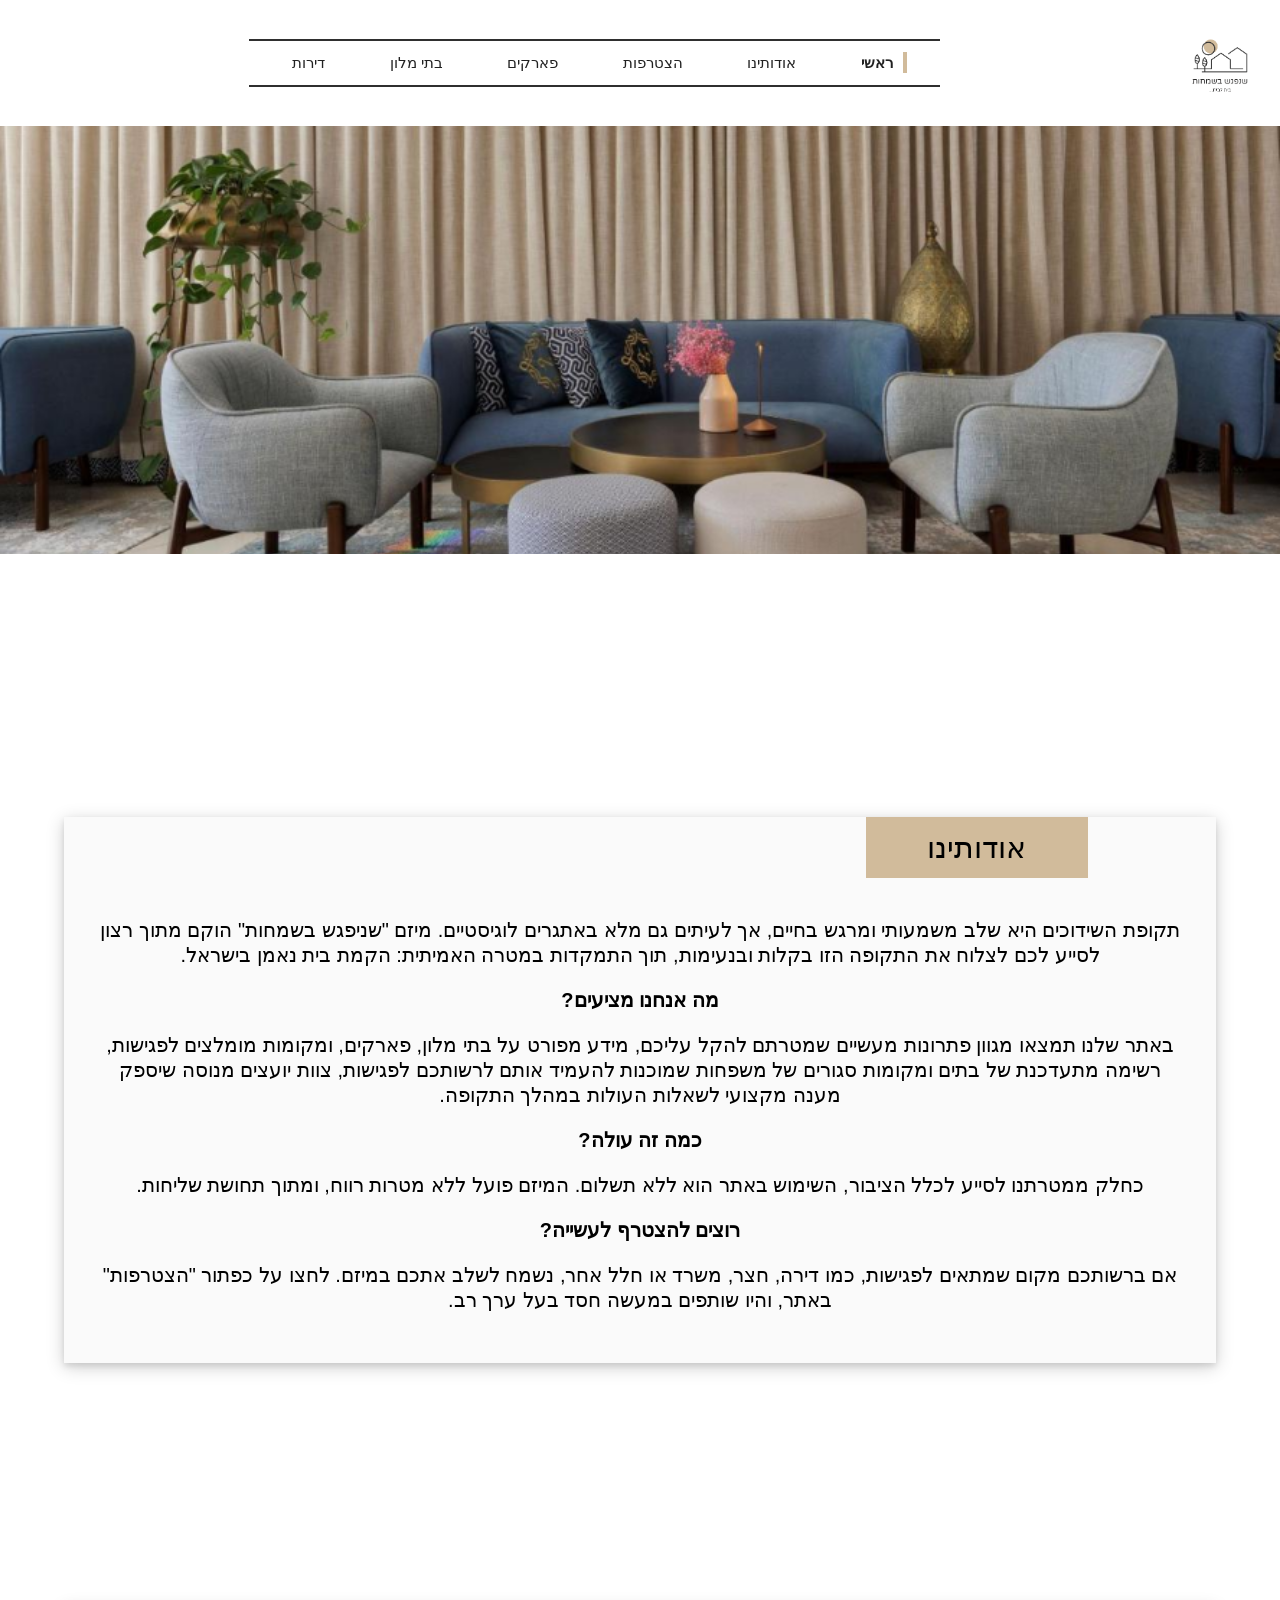
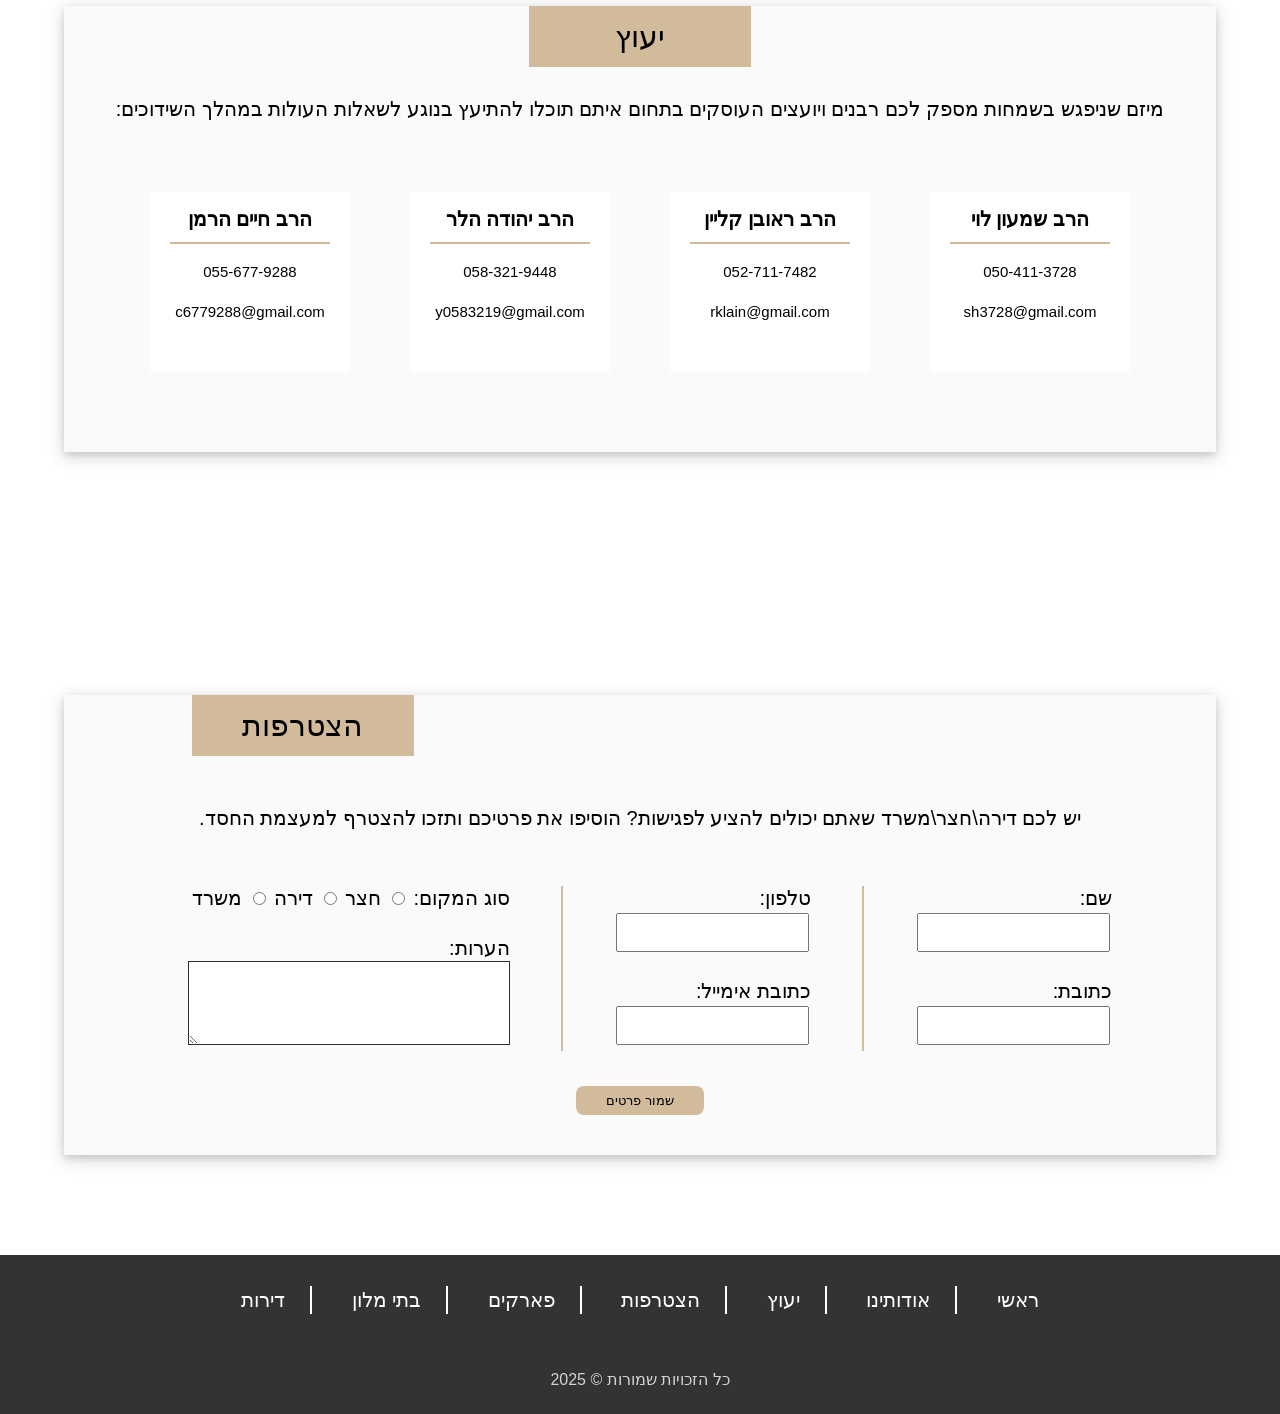
<file: index.html>
<!DOCTYPE html>
<html lang="en">

<head>
    <meta charset="UTF-8">
    <meta name="viewport" content="width=device-width, initial-scale=1.0">
    <title> Home Page</title>
    <link rel="icon" href="images/icon.png" type="image/icon type">
    <link rel="stylesheet" href="style.css">
</head>

<body>
    <header>
        <img src="images/logo.png" alt="logo" id="logo">
        <div id="divOfdivTool">
            <div id="divToolBox">
                <a href="#secPic" class="toolBoxItem activ tags" id="tagPic">ראשי</a>
                <a href="#secOdot" class="toolBoxItem tags" id="tagOdot">אודותינו</a>
                <a href="#secAdd" class="toolBoxItem tags" id="tagAdd">הצטרפות</a>
                <a href="pages/parks.html" class="toolBoxItem">פארקים</a>
                <a href="pages/hotels .html" class="toolBoxItem">בתי מלון</a>
                <a href="pages/homes.html" class="toolBoxItem">דירות</a>
            </div>
        </div>
    </header>

    <section class="secMenu" id="secPic">
        <img src="images/bac9.png" alt="bacgroundImage" id="bacImage" class="secMenu">
    </section>
    <div id="replaceDiv">

    </div>

    <section id="secOdot" class="secMenu">
        <div class="divsInformation">
            <div class="titleInformation" id="odot">
                אודותינו
            </div>
            <div class="contentInformation" id="textodot">
                <p>תקופת השידוכים היא שלב משמעותי ומרגש בחיים, אך לעיתים גם מלא באתגרים לוגיסטיים. מיזם "שניפגש בשמחות"
                    הוקם מתוך רצון לסייע לכם לצלוח את התקופה הזו בקלות ובנעימות, תוך התמקדות במטרה האמיתית: הקמת בית
                    נאמן בישראל.
                </p>
                <p class="pQwes">מה אנחנו מציעים?</p>
                <p>
                    באתר שלנו תמצאו מגוון פתרונות מעשיים שמטרתם להקל עליכם,
                    מידע מפורט על בתי מלון, פארקים, ומקומות מומלצים לפגישות,
                    רשימה מתעדכנת של בתים ומקומות סגורים של משפחות שמוכנות להעמיד אותם לרשותכם לפגישות,
                    צוות יועצים מנוסה שיספק מענה מקצועי לשאלות העולות במהלך התקופה.
                </p>
                <p class="pQwes">כמה זה עולה?</p>
                <p>
                    כחלק ממטרתנו לסייע לכלל הציבור, השימוש באתר הוא ללא תשלום. המיזם פועל ללא מטרות רווח, ומתוך תחושת
                    שליחות.
                </p>
                <p class="pQwes">רוצים להצטרף לעשייה? </p>
                <p>
                    אם ברשותכם מקום שמתאים לפגישות, כמו דירה, חצר, משרד או חלל אחר, נשמח לשלב אתכם במיזם. לחצו על כפתור
                    "הצטרפות" באתר, והיו שותפים במעשה חסד בעל ערך רב. </p>

            </div>

        </div>
    </section>

    <section id="secYeuts">
        <div class="divsInformation">
            <div id="yeutzTitle" class="titleInformation">
                יעוץ
            </div>
            <div class="contentInformation">
                מיזם שניפגש בשמחות מספק לכם רבנים ויועצים העוסקים בתחום איתם תוכלו להתיעץ בנוגע לשאלות העולות במהלך
                השידוכים:
            </div>
            <div id="divOfCounselors">
                <div class="oneCounselor">
                    <p class="counselorName">הרב שמעון לוי</p>
                    <p class="counslorDeatails"> 050-411-3728</p>
                    <p class="counslorDeatails"> sh3728@gmail.com</p>
                </div>

                <div class="oneCounselor">
                    <p class="counselorName">הרב ראובן קליין</p>
                    <p class="counslorDeatails"> 052-711-7482</p>
                    <p class="counslorDeatails"> rklain@gmail.com</p>
                </div>

                <div class="oneCounselor">
                    <p class="counselorName">הרב יהודה הלר</p>
                    <p class="counslorDeatails"> 058-321-9448</p>
                    <p class="counslorDeatails"> y0583219@gmail.com</p>
                </div>

                <div class="oneCounselor">
                    <p class="counselorName">הרב חיים הרמן</p>
                    <p class="counslorDeatails"> 055-677-9288</p>
                    <p class="counslorDeatails"> c6779288@gmail.com</p>
                </div>
            </div>
        </div>
    </section>

    <section id="secAdd" class="secMenu">
        <div class="divsInformation" id="divAdd">
            <div id="divOfDivAdd">
                <div id="addTitle" class="titleInformation">
                    הצטרפות
                </div>
            </div>
            <div class="contentInformation">
                <p id="textOfAdd">
                    יש לכם דירה\חצר\משרד שאתם יכולים להציע לפגישות? הוסיפו את פרטיכם ותזכו להצטרף למעצמת החסד.
                </p>
                <form action="pages/tankYou.html">
                    <div id="allForm">
                        <div id="divForm">
                            <div class="formDeatails" id="formDet1">
                                <label for="name">שם:</label><br>
                                <input type="text" required id="name"><br><br>
                                <label for="city">כתובת:</label><br>
                                <input type="text" required id="city">
                            </div>
                            <div class="formDeatails" id="formDet1">
                                <label for="phon">טלפון:</label><br>
                                <input type="tel" required id="phon"><br><br>
                                <label for="em">כתובת אימייל:</label><br>
                                <input type="email" id="em">
                            </div>
                            <div class="formDeatails">
                                סוג המקום:
                                <input type="radio" id="garden" name="place">
                                <label for="garden">חצר</label>
                                <input type="radio" id="home" name="place">
                                <label for="home">דירה</label>
                                <input type="radio" id="ofice" name="place">
                                <label for="ofice">משרד</label><br><br>
                                <label for="myTextarea">הערות:</label><br>
                                <textarea id="myTextarea" name="user_text"></textarea>
                            </div>
                        </div>
                        <input type="submit" value="שמור פרטים" id="ok">
                    </div>
                </form>
            </div>
        </div>
    </section>



    <footer>
        <div id="footerLinksDiv">
            <a href="index.html" class="footerLink" id="firstFooterLink">ראשי</a>
            <a href="#secOdot" class="footerLink">אודותינו</a>
            <a href="#secYeuts" class="footerLink">יעוץ</a>
            <a href="#secAdd" class="footerLink">הצטרפות</a>
            <a href="pages/parks.html" class="footerLink">פארקים</a>
            <a href="pages/hotels .html" class="footerLink">בתי מלון</a>
            <a href="pages/homes.html" class="footerLink">דירות</a>
        </div>
        <div id="DivFooterCaption">
            כל הזכויות שמורות © 2025
        </div>
    </footer>

    <script>

        document.addEventListener("DOMContentLoaded", () => {
            const sections = document.querySelectorAll(".secMenu");
            const menuLinks = document.querySelectorAll(".tags");

            const highlightLink = () => {
                let currentSection = "";
                let foundActive = false;

                sections.forEach((section) => {
                    const sectionTop = section.offsetTop;
                    const sectionHeight = section.offsetHeight;
                    if (window.scrollY >= sectionTop - sectionHeight / 3) {
                        currentSection = section.getAttribute("id");
                    }
                });

                menuLinks.forEach((link) => {
                    link.classList.remove("activ");
                    if (link.getAttribute("href").includes(currentSection)) {
                        link.classList.add("activ");
                        foundActive = true;
                    }
                });

                if (!foundActive) {
                    document.getElementById("tagPic").classList.add("activ");
                }
            };

            window.addEventListener("scroll", highlightLink);
        });


        const images = ["images/bac1.jpg", "images/bac2.jpg", "images/bac3.png", "images/bac8.jpg", "images/bac5.jpg", "images/bac6.png", "images/bac9.png"];
        let currentIndex = 0;

        const imgElement = document.getElementById('bacImage');

        function changeImage() {
            imgElement.src = images[currentIndex];
            currentIndex = (currentIndex + 1) % images.length;
        }
        setInterval(changeImage, 4000);


    </script>
</body>

</html>
</file>
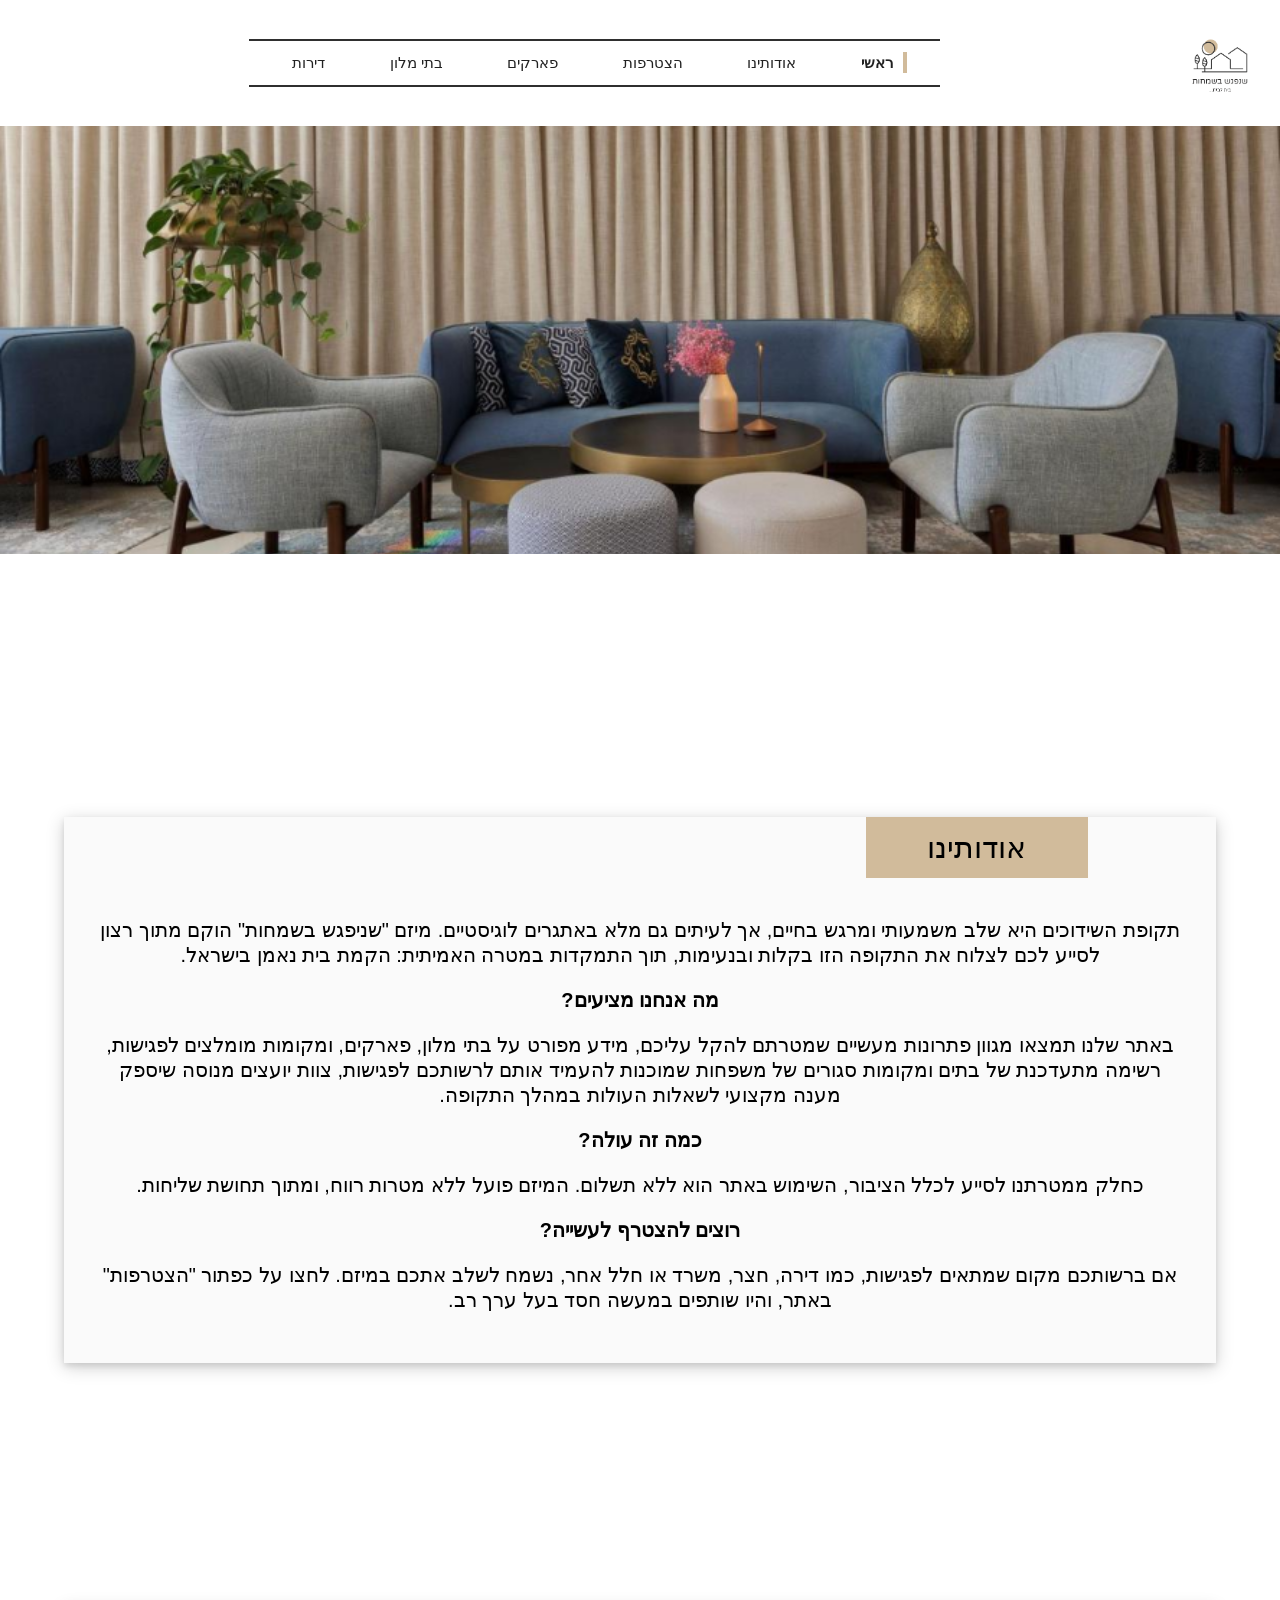
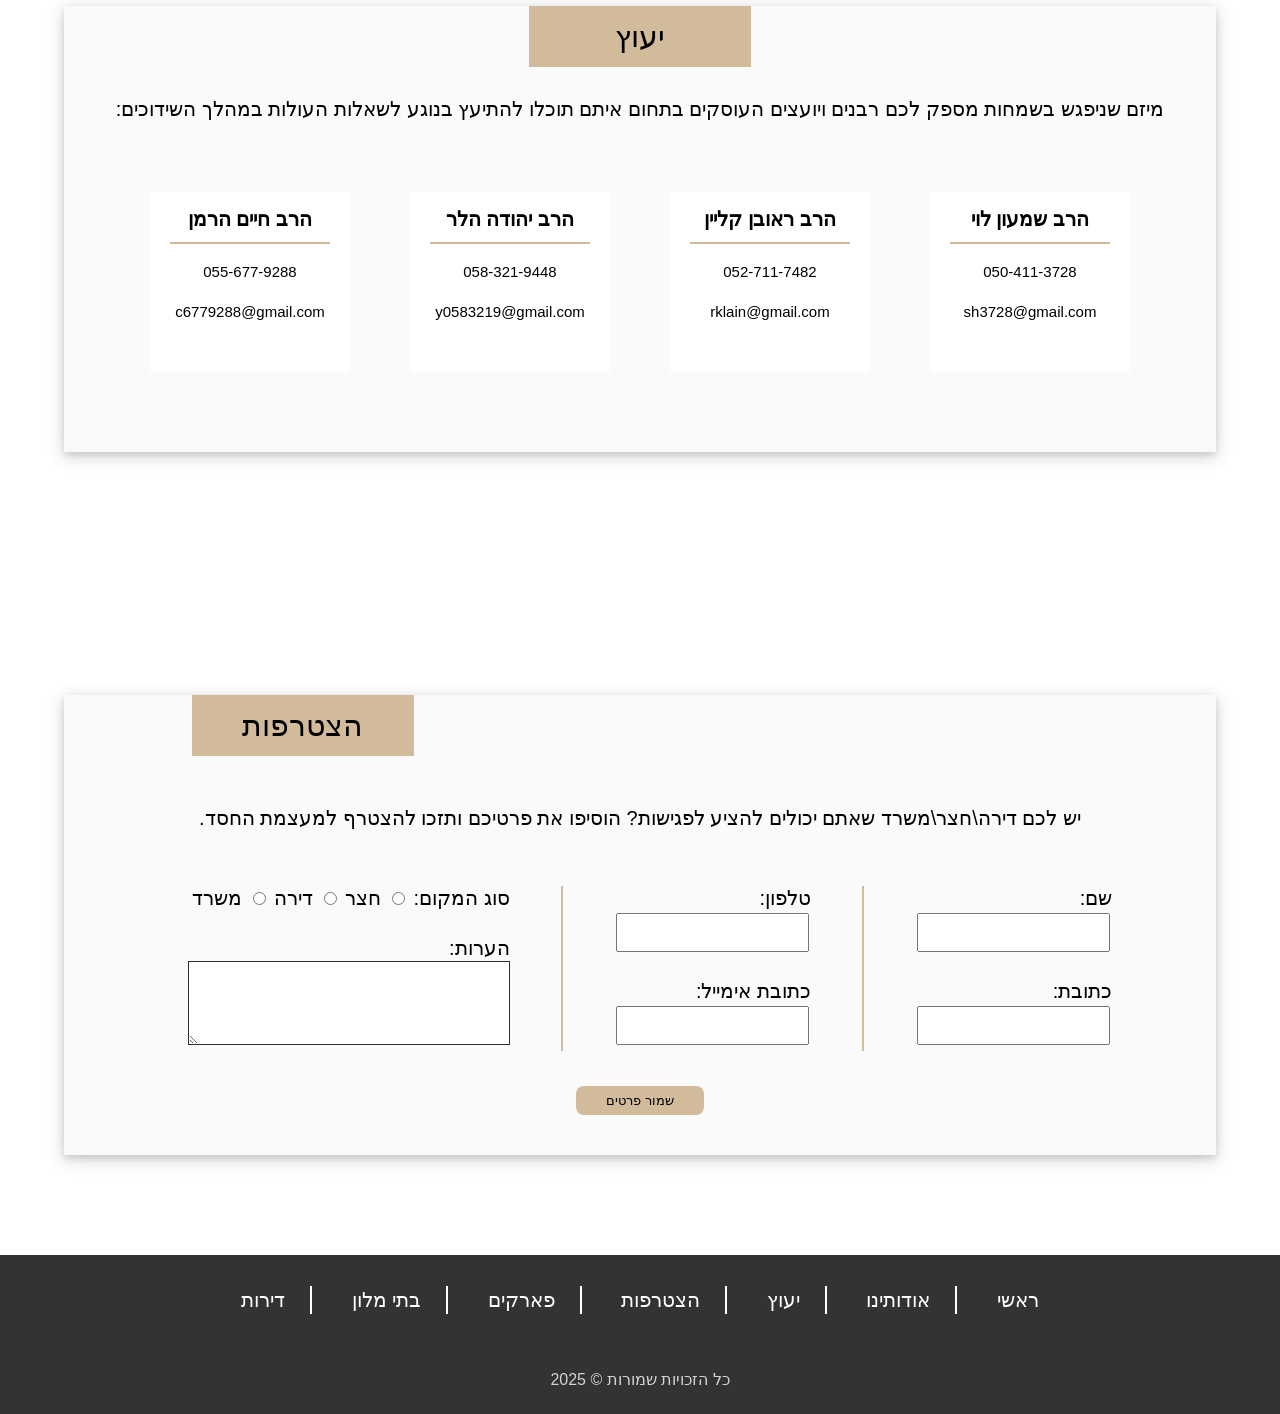
<file: HomePage.html>
<!DOCTYPE html>
<html lang="en">

<head>
    <meta charset="UTF-8">
    <meta name="viewport" content="width=device-width, initial-scale=1.0">
    <title> Home Page</title>
    <link rel="icon" href="images/icon.png" type="image/icon type">
    <link rel="stylesheet" href="style.css">
</head>

<body>
    <header>
        <img src="images/logo.png" alt="logo" id="logo">
        <div id="divOfdivTool">
            <div id="divToolBox">
                <a href="#secPic" class="toolBoxItem activ tags" id="tagPic">ראשי</a>
                <a href="#secOdot" class="toolBoxItem tags" id="tagOdot">אודותינו</a>
                <a href="#secAdd" class="toolBoxItem tags" id="tagAdd">הצטרפות</a>
                <a href="pages/parks.html" class="toolBoxItem">פארקים</a>
                <a href="pages/hotels .html" class="toolBoxItem">בתי מלון</a>
                <a href="pages/homes.html" class="toolBoxItem">דירות</a>
            </div>
        </div>
    </header>

    <section class="secMenu" id="secPic">
        <img src="images/bac9.png" alt="bacgroundImage" id="bacImage" class="secMenu">
    </section>
    <div id="replaceDiv">

    </div>

    <section id="secOdot" class="secMenu">
        <div class="divsInformation">
            <div class="titleInformation" id="odot">
                אודותינו
            </div>
            <div class="contentInformation" id="textodot">
                <p>תקופת השידוכים היא שלב משמעותי ומרגש בחיים, אך לעיתים גם מלא באתגרים לוגיסטיים. מיזם "שניפגש בשמחות"
                    הוקם מתוך רצון לסייע לכם לצלוח את התקופה הזו בקלות ובנעימות, תוך התמקדות במטרה האמיתית: הקמת בית
                    נאמן בישראל.
                </p>
                <p class="pQwes">מה אנחנו מציעים?</p>
                <p>
                    באתר שלנו תמצאו מגוון פתרונות מעשיים שמטרתם להקל עליכם,
                    מידע מפורט על בתי מלון, פארקים, ומקומות מומלצים לפגישות,
                    רשימה מתעדכנת של בתים ומקומות סגורים של משפחות שמוכנות להעמיד אותם לרשותכם לפגישות,
                    צוות יועצים מנוסה שיספק מענה מקצועי לשאלות העולות במהלך התקופה.
                </p>
                <p class="pQwes">כמה זה עולה?</p>
                <p>
                    כחלק ממטרתנו לסייע לכלל הציבור, השימוש באתר הוא ללא תשלום. המיזם פועל ללא מטרות רווח, ומתוך תחושת
                    שליחות.
                </p>
                <p class="pQwes">רוצים להצטרף לעשייה? </p>
                <p>
                    אם ברשותכם מקום שמתאים לפגישות, כמו דירה, חצר, משרד או חלל אחר, נשמח לשלב אתכם במיזם. לחצו על כפתור
                    "הצטרפות" באתר, והיו שותפים במעשה חסד בעל ערך רב. </p>

            </div>

        </div>
    </section>

    <section id="secYeuts">
        <div class="divsInformation">
            <div id="yeutzTitle" class="titleInformation">
                יעוץ
            </div>
            <div class="contentInformation">
                מיזם שניפגש בשמחות מספק לכם רבנים ויועצים העוסקים בתחום איתם תוכלו להתיעץ בנוגע לשאלות העולות במהלך
                השידוכים:
            </div>
            <div id="divOfCounselors">
                <div class="oneCounselor">
                    <p class="counselorName">הרב שמעון לוי</p>
                    <p class="counslorDeatails"> 050-411-3728</p>
                    <p class="counslorDeatails"> sh3728@gmail.com</p>
                </div>

                <div class="oneCounselor">
                    <p class="counselorName">הרב ראובן קליין</p>
                    <p class="counslorDeatails"> 052-711-7482</p>
                    <p class="counslorDeatails"> rklain@gmail.com</p>
                </div>

                <div class="oneCounselor">
                    <p class="counselorName">הרב יהודה הלר</p>
                    <p class="counslorDeatails"> 058-321-9448</p>
                    <p class="counslorDeatails"> y0583219@gmail.com</p>
                </div>

                <div class="oneCounselor">
                    <p class="counselorName">הרב חיים הרמן</p>
                    <p class="counslorDeatails"> 055-677-9288</p>
                    <p class="counslorDeatails"> c6779288@gmail.com</p>
                </div>
            </div>
        </div>
    </section>

    <section id="secAdd" class="secMenu">
        <div class="divsInformation" id="divAdd">
            <div id="divOfDivAdd">
                <div id="addTitle" class="titleInformation">
                    הצטרפות
                </div>
            </div>
            <div class="contentInformation">
                <p id="textOfAdd">
                    יש לכם דירה\חצר\משרד שאתם יכולים להציע לפגישות? הוסיפו את פרטיכם ותזכו להצטרף למעצמת החסד.
                </p>
                <form action="pages/tankYou.html">
                    <div id="allForm">
                        <div id="divForm">
                            <div class="formDeatails" id="formDet1">
                                <label for="name">שם:</label><br>
                                <input type="text" required id="name"><br><br>
                                <label for="city">כתובת:</label><br>
                                <input type="text" required id="city">
                            </div>
                            <div class="formDeatails" id="formDet1">
                                <label for="phon">טלפון:</label><br>
                                <input type="tel" required id="phon"><br><br>
                                <label for="em">כתובת אימייל:</label><br>
                                <input type="email" id="em">
                            </div>
                            <div class="formDeatails">
                                סוג המקום:
                                <input type="radio" id="garden" name="place">
                                <label for="garden">חצר</label>
                                <input type="radio" id="home" name="place">
                                <label for="home">דירה</label>
                                <input type="radio" id="ofice" name="place">
                                <label for="ofice">משרד</label><br><br>
                                <label for="myTextarea">הערות:</label><br>
                                <textarea id="myTextarea" name="user_text"></textarea>
                            </div>
                        </div>
                        <input type="submit" value="שמור פרטים" id="ok">
                    </div>
                </form>
            </div>
        </div>
    </section>



    <footer>
        <div id="footerLinksDiv">
            <a href="HomePage.html" class="footerLink" id="firstFooterLink">ראשי</a>
            <a href="#secOdot" class="footerLink">אודותינו</a>
            <a href="#secYeuts" class="footerLink">יעוץ</a>
            <a href="#secAdd" class="footerLink">הצטרפות</a>
            <a href="pages/parks.html" class="footerLink">פארקים</a>
            <a href="pages/hotels .html" class="footerLink">בתי מלון</a>
            <a href="pages/homes.html" class="footerLink">דירות</a>
        </div>
        <div id="DivFooterCaption">
            כל הזכויות שמורות © 2025
        </div>
    </footer>

    <script>

        document.addEventListener("DOMContentLoaded", () => {
            const sections = document.querySelectorAll(".secMenu");
            const menuLinks = document.querySelectorAll(".tags");

            const highlightLink = () => {
                let currentSection = "";
                let foundActive = false;

                sections.forEach((section) => {
                    const sectionTop = section.offsetTop;
                    const sectionHeight = section.offsetHeight;
                    if (window.scrollY >= sectionTop - sectionHeight / 3) {
                        currentSection = section.getAttribute("id");
                    }
                });

                menuLinks.forEach((link) => {
                    link.classList.remove("activ");
                    if (link.getAttribute("href").includes(currentSection)) {
                        link.classList.add("activ");
                        foundActive = true;
                    }
                });

                if (!foundActive) {
                    document.getElementById("tagPic").classList.add("activ");
                }
            };

            window.addEventListener("scroll", highlightLink);
        });


        const images = ["images/bac1.jpg", "images/bac2.jpg", "images/bac3.png", "images/bac8.jpg", "images/bac5.jpg", "images/bac6.png", "images/bac9.png"];
        let currentIndex = 0;

        const imgElement = document.getElementById('bacImage');

        function changeImage() {
            imgElement.src = images[currentIndex];
            currentIndex = (currentIndex + 1) % images.length;
        }
        setInterval(changeImage, 4000);


    </script>
</body>

</html>
</file>
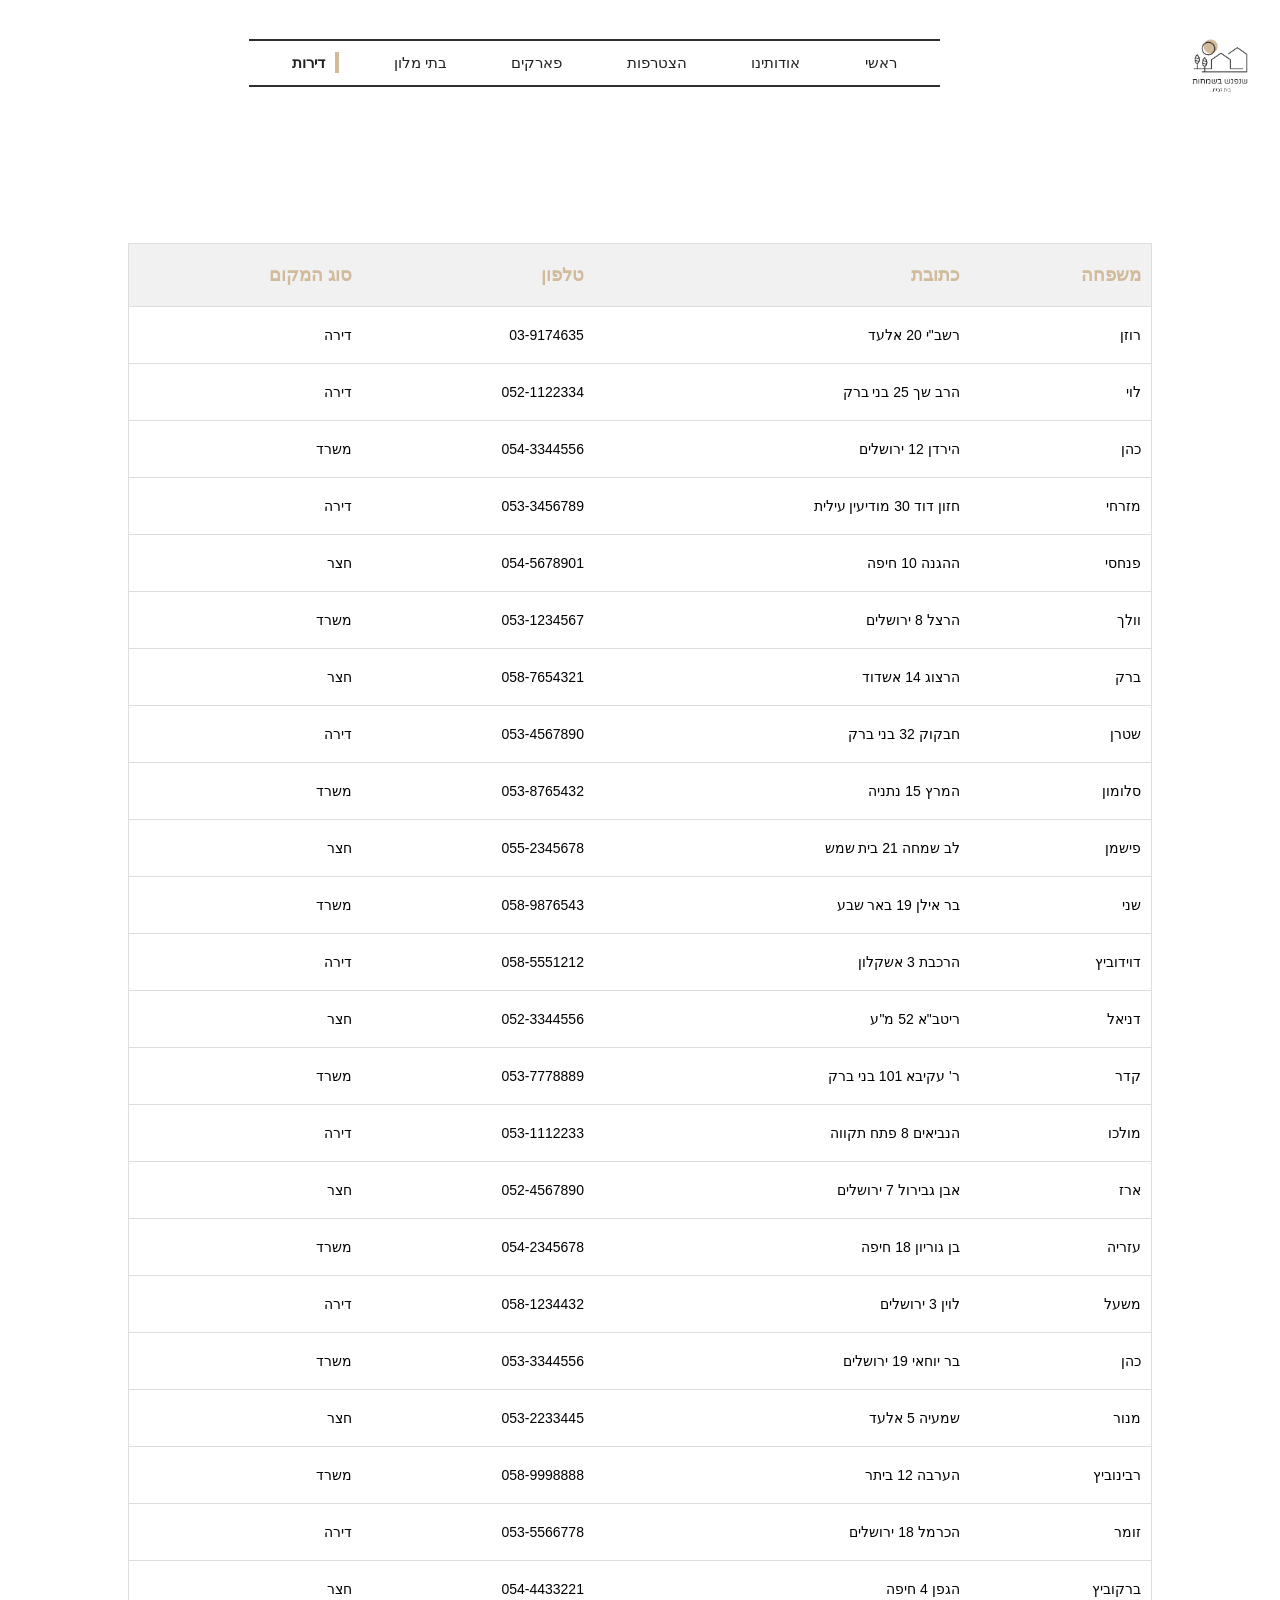
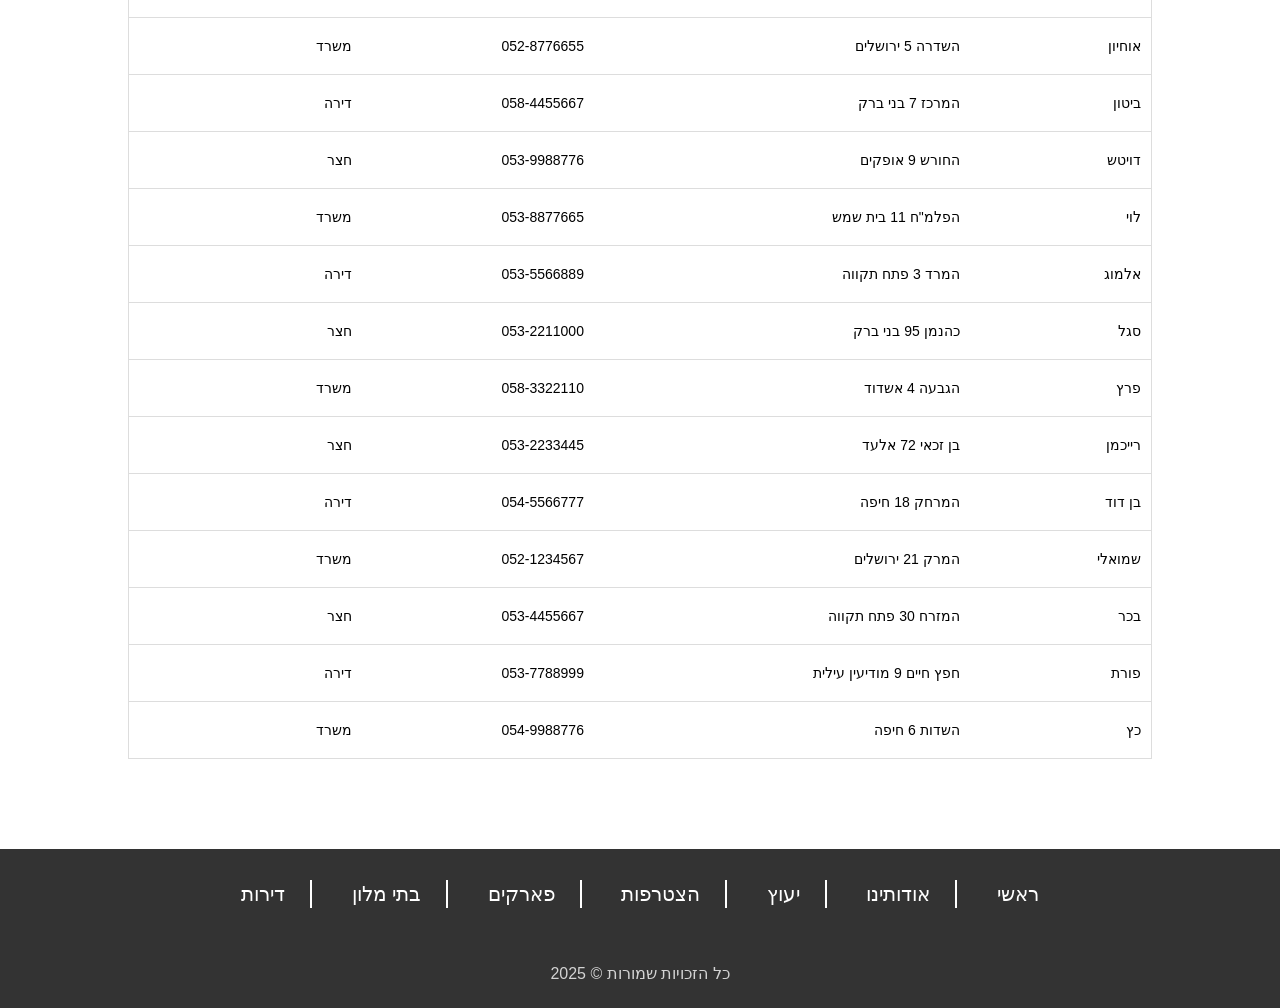
<file: pages/homes.html>
<!DOCTYPE html>
<html lang="en">

<head>
    <meta charset="UTF-8">
    <meta name="viewport" content="width=device-width, initial-scale=1.0">
    <title>apartments</title>
    <link rel="icon" href="../images/icon.png" type="image/icon type">
    <link rel="stylesheet" href="https://cdnjs.cloudflare.com/ajax/libs/font-awesome/6.0.0-beta3/css/all.min.css">
    <link rel="stylesheet" href="../style.css">
</head>

<body>
    <header>
        <img src="../images/logo.png" alt="logo" id="logo">
        <div id="divOfdivTool">
            <div id="divToolBox">
                <a href="../index.html" class="toolBoxItem">ראשי</a>
                <a href="../index.html#secOdot" class="toolBoxItem" id="tagOdot">אודותינו</a>
                <a href="../index.html#secAdd" class="toolBoxItem" id="tagAdd">הצטרפות</a>
                <a href="parks.html" class="toolBoxItem">פארקים</a>
                <a href="hotels .html" class="toolBoxItem">בתי מלון</a>
                <a href="homes.html" class="toolBoxItem activ">דירות</a>
            </div>
        </div>
    </header>


    <section id="secTable">
        <table>
            <tr id="headerTable">
                <th id="familyTh">משפחה</th>
                <th>כתובת</th>
                <th>טלפון</th>
                <th>סוג המקום</th>
            </tr>
            <tr>
                <td>רוזן</td>
                <td>רשב"י 20 אלעד</td>
                <td>03-9174635</td>
                <td>דירה</td>
            </tr>
            <tr>
                <td>לוי</td>
                <td>הרב שך 25 בני ברק</td>
                <td>052-1122334</td>
                <td>דירה</td>
            </tr>
            <tr>
                <td>כהן</td>
                <td>הירדן 12 ירושלים</td>
                <td>054-3344556</td>
                <td>משרד</td>
            </tr>
            <tr>
                <td>מזרחי</td>
                <td>חזון דוד 30 מודיעין עילית</td>
                <td>053-3456789</td>
                <td>דירה</td>
            </tr>
            <tr>
                <td>פנחסי</td>
                <td>ההגנה 10 חיפה</td>
                <td>054-5678901</td>
                <td>חצר</td>
            </tr>
            <tr>
                <td>וולך</td>
                <td>הרצל 8 ירושלים</td>
                <td>053-1234567</td>
                <td>משרד</td>
            </tr>
            <tr>
                <td>ברק</td>
                <td>הרצוג 14 אשדוד</td>
                <td>058-7654321</td>
                <td>חצר</td>
            </tr>
            <tr>
                <td>שטרן</td>
                <td>חבקוק 32 בני ברק</td>
                <td>053-4567890</td>
                <td>דירה</td>
            </tr>
            <tr>
                <td>סלומון</td>
                <td>המרץ 15 נתניה</td>
                <td>053-8765432</td>
                <td>משרד</td>
            </tr>
            <tr>
                <td>פישמן</td>
                <td>לב שמחה 21 בית שמש</td>
                <td>055-2345678</td>
                <td>חצר</td>
            </tr>
            <tr>
                <td>שני</td>
                <td>בר אילן 19 באר שבע</td>
                <td>058-9876543</td>
                <td>משרד</td>
            </tr>
            <tr>
                <td>דוידוביץ</td>
                <td>הרכבת 3 אשקלון</td>
                <td>058-5551212</td>
                <td>דירה</td>
            </tr>
            <tr>
                <td>דניאל</td>
                <td>ריטב"א 52 מ"ע</td>
                <td>052-3344556</td>
                <td>חצר</td>
            </tr>
            <tr>
                <td>קדר</td>
                <td>ר' עקיבא 101 בני ברק</td>
                <td>053-7778889</td>
                <td>משרד</td>
            </tr>
            <tr>
                <td>מולכו</td>
                <td>הנביאים 8 פתח תקווה</td>
                <td>053-1112233</td>
                <td>דירה</td>
            </tr>
            <tr>
                <td>ארז</td>
                <td>אבן גבירול 7 ירושלים</td>
                <td>052-4567890</td>
                <td>חצר</td>
            </tr>
            <tr>
                <td>עזריה</td>
                <td>בן גוריון 18 חיפה</td>
                <td>054-2345678</td>
                <td>משרד</td>
            </tr>
            <tr>
                <td>משעל</td>
                <td>לוין 3 ירושלים</td>
                <td>058-1234432</td>
                <td>דירה</td>
            </tr>
            <tr>
                <td>כהן</td>
                <td>בר יוחאי 19 ירושלים</td>
                <td>053-3344556</td>
                <td>משרד</td>
            </tr>
            <tr>
                <td>מנור</td>
                <td>שמעיה 5 אלעד</td>
                <td>053-2233445</td>
                <td>חצר</td>
            </tr>
            <tr>
                <td>רבינוביץ</td>
                <td>הערבה 12 ביתר</td>
                <td>058-9998888</td>
                <td>משרד</td>
            </tr>
            <tr>
                <td>זומר</td>
                <td>הכרמל 18 ירושלים</td>
                <td>053-5566778</td>
                <td>דירה</td>
            </tr>
            <tr>
                <td>ברקוביץ</td>
                <td>הגפן 4 חיפה</td>
                <td>054-4433221</td>
                <td>חצר</td>
            </tr>
            <tr>
                <td>אוחיון</td>
                <td>השדרה 5 ירושלים</td>
                <td>052-8776655</td>
                <td>משרד</td>
            </tr>
            <tr>
                <td>ביטון</td>
                <td>המרכז 7 בני ברק</td>
                <td>058-4455667</td>
                <td>דירה</td>
            </tr>
            <tr>
                <td>דויטש</td>
                <td>החורש 9 אופקים</td>
                <td>053-9988776</td>
                <td>חצר</td>
            </tr>
            <tr>
                <td>לוי</td>
                <td>הפלמ"ח 11 בית שמש</td>
                <td>053-8877665</td>
                <td>משרד</td>
            </tr>
            <tr>
                <td>אלמוג</td>
                <td>המרד 3 פתח תקווה</td>
                <td>053-5566889</td>
                <td>דירה</td>
            </tr>
            <tr>
                <td>סגל</td>
                <td>כהנמן 95 בני ברק</td>
                <td>053-2211000</td>
                <td>חצר</td>
            </tr>
            <tr>
                <td>פרץ</td>
                <td>הגבעה 4 אשדוד</td>
                <td>058-3322110</td>
                <td>משרד</td>
            </tr>
            <tr>
                <td>רייכמן</td>
                <td>בן זכאי 72 אלעד</td>
                <td>053-2233445</td>
                <td>חצר</td>
            </tr>
            <tr>
                <td>בן דוד</td>
                <td>המרחק 18 חיפה</td>
                <td>054-5566777</td>
                <td>דירה</td>
            </tr>
            <tr>
                <td>שמואלי</td>
                <td>המרק 21 ירושלים</td>
                <td>052-1234567</td>
                <td>משרד</td>
            </tr>
            <tr>
                <td>בכר</td>
                <td>המזרח 30 פתח תקווה</td>
                <td>053-4455667</td>
                <td>חצר</td>
            </tr>
            <tr>
                <td>פורת</td>
                <td>חפץ חיים 9 מודיעין עילית</td>
                <td>053-7788999</td>
                <td>דירה</td>
            </tr>
            <tr>
                <td>כץ</td>
                <td>השדות 6 חיפה</td>
                <td>054-9988776</td>
                <td>משרד</td>
            </tr>
        </table>
    </section>
    <div id="buttonUp">
        <a href="#secTable"><i id="iconChets" class="fas fa-arrow-up"></i></a>
    </div>
    <footer>
        <div id="footerLinksDiv">
            <a href="../index.html" class="footerLink" id="firstFooterLink">ראשי</a>
            <a href="../index.html#secOdot" class="footerLink">אודותינו</a>
            <a href="../index.html#secYeuts" class="footerLink">יעוץ</a>
            <a href="../index.html#secAdd" class="footerLink">הצטרפות</a>
            <a href="parks.html" class="footerLink">פארקים</a>
            <a href="hotels .html" class="footerLink">בתי מלון</a>
            <a href="homes.html" class="footerLink">דירות</a>
        </div>
        <div id="DivFooterCaption">
            כל הזכויות שמורות © 2025
        </div>
    </footer>
    <script src="../index.js"></script>
</body>

</html>
</file>
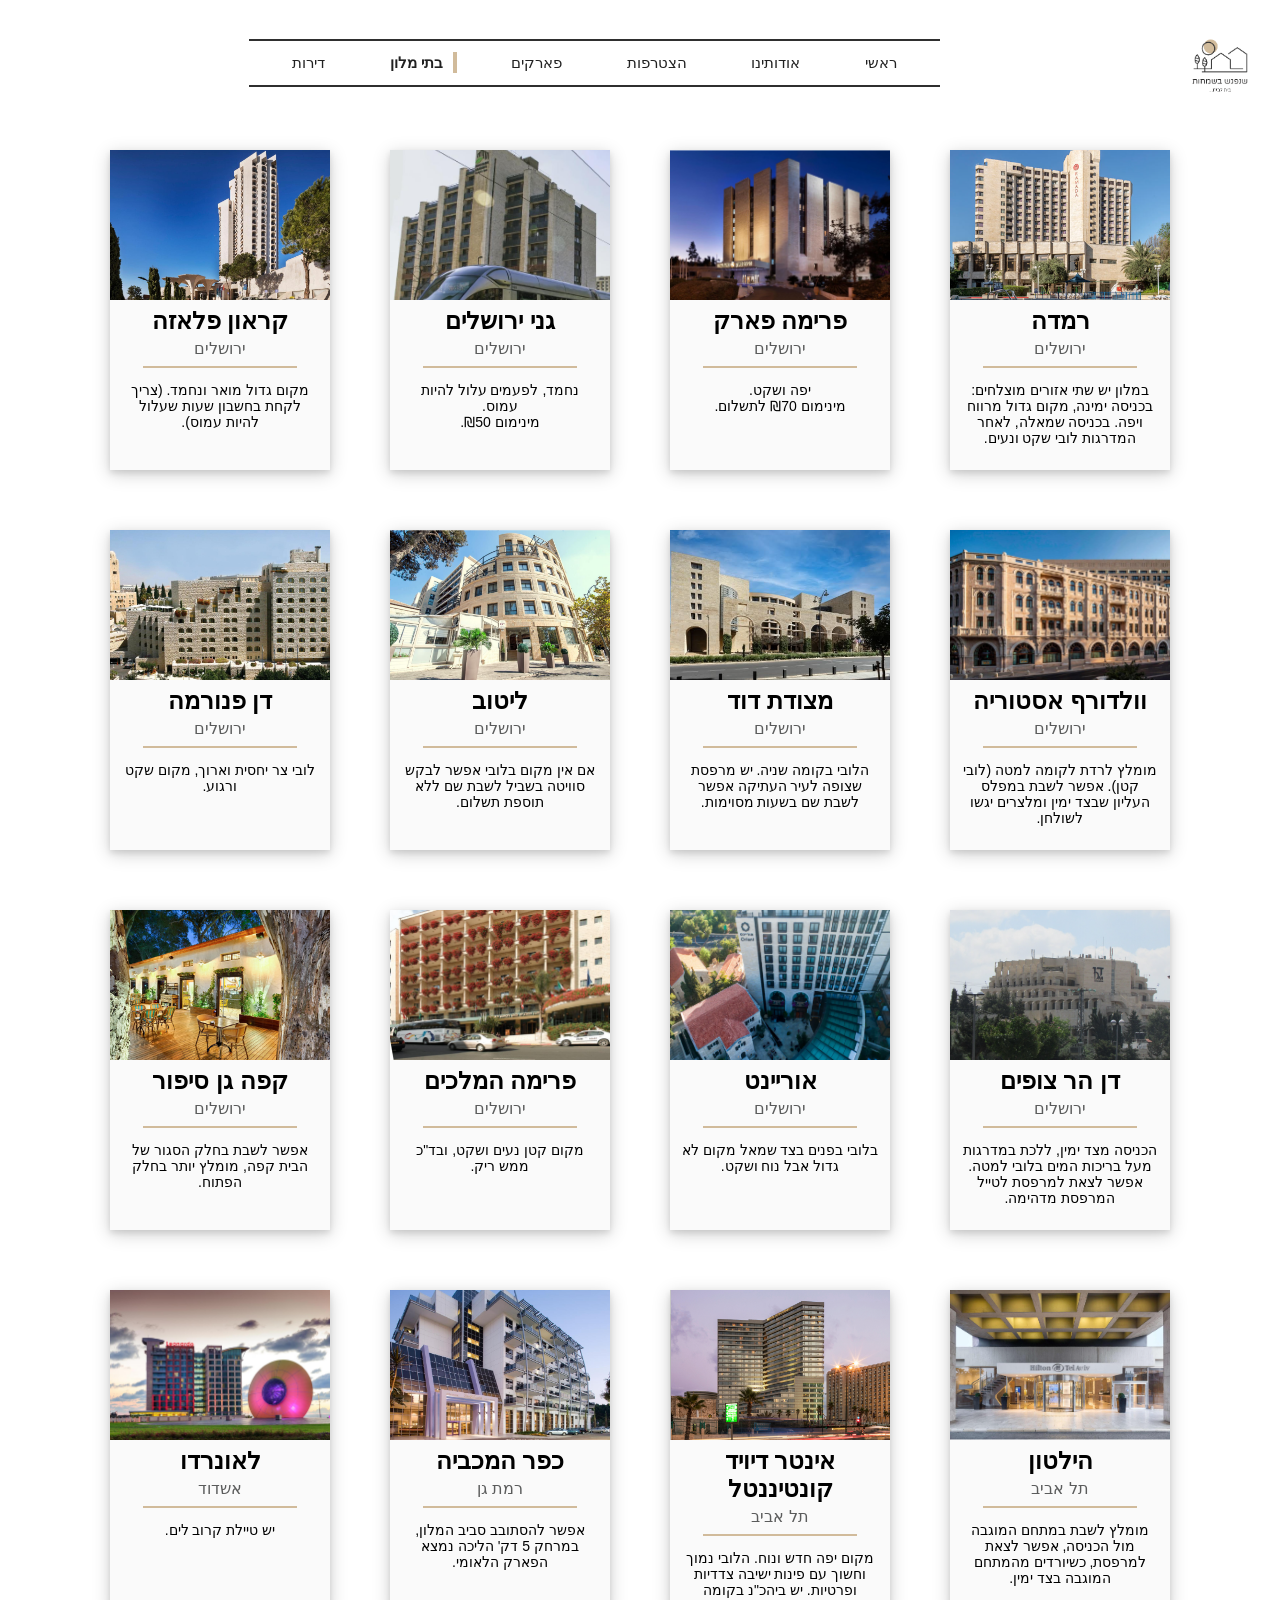
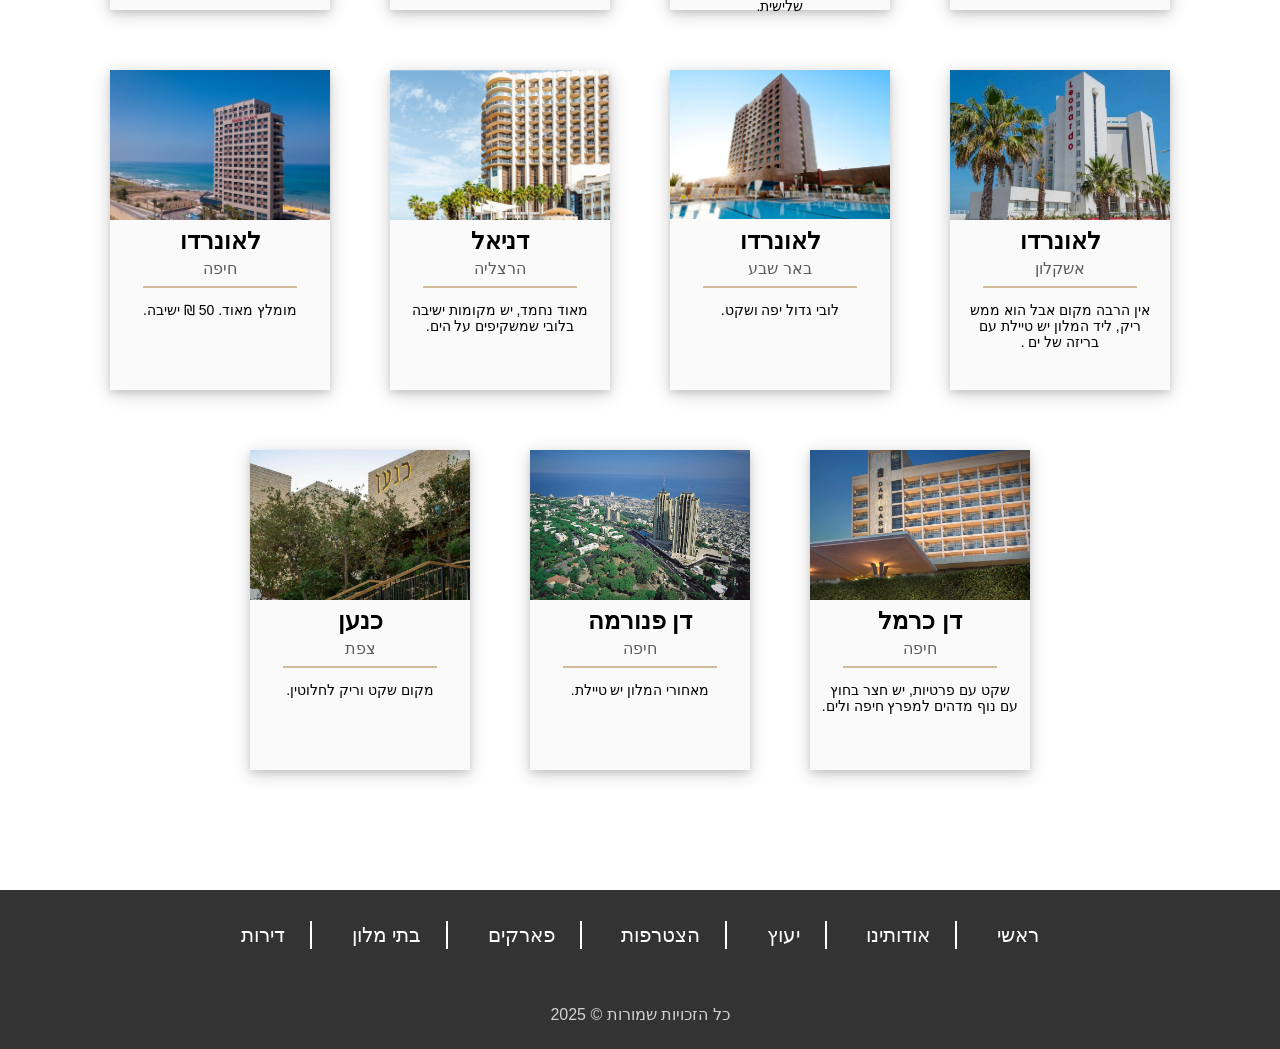
<file: pages/hotels .html>
<!DOCTYPE html>
<html lang="en">
<head>
    <meta charset="UTF-8">
    <meta name="viewport" content="width=device-width, initial-scale=1.0">
    <title>hotels</title>
    <link rel="icon" href="../images/icon.png" type="image/icon type">
    <link rel="stylesheet" href="https://cdnjs.cloudflare.com/ajax/libs/font-awesome/6.0.0-beta3/css/all.min.css">
    <link rel="stylesheet" href="../style.css">
</head>
<body>
    <header>
        <img src="../images/logo.png" alt="logo" id="logo">
        <div id="divOfdivTool">
            <div id="divToolBox">
            <a  href="../index.html" class="toolBoxItem" >ראשי</a>
            <a  href="../index.html#secOdot" class="toolBoxItem" id="tagOdot">אודותינו</a>
            <a  href="../index.html#secAdd" class="toolBoxItem" id="tagAdd">הצטרפות</a>
            <a  href="parks.html" class="toolBoxItem" >פארקים</a>
            <a  href="hotels .html" class="toolBoxItem activ">בתי מלון</a>
            <a  href="homes.html" class="toolBoxItem">דירות</a>
            </div>
        </div>
    </header>

    <section id="divOfHotels">
        <div class="descriptionItem">
            <div class="image-container">
                <img src="../images/ramada1.png" alt="Image">
            </div>
                <p class="placeName">רמדה</p>
                <p class="cityName">ירושלים</p>
                <hr>
                <p class="descriptionPlaceP">במלון יש שתי אזורים מוצלחים: 
                    <br>
                    בכניסה ימינה, מקום גדול מרווח ויפה.
                    בכניסה שמאלה, לאחר המדרגות לובי שקט ונעים.
                </p>            
        </div>

        <div class="descriptionItem">
            <div class="image-container">
                <img src="../images/prima park.png" alt="Image">
            </div>
                <p class="placeName">פרימה פארק</p>
                <p class="cityName">ירושלים</p>
                <hr>
                <p class="descriptionPlaceP">יפה ושקט. 
                    <br>
                    מינימום ₪70 לתשלום.
                </p>            
        </div>

        <div class="descriptionItem">
            <div class="image-container">
                <img src="../images/ganey yerushalim.png" alt="Image">
            </div>
                <p class="placeName">גני ירושלים</p>
                <p class="cityName">ירושלים</p>
                <hr>
                <p class="descriptionPlaceP">נחמד, לפעמים עלול להיות עמוס. 
                    <br>
                מינימום ₪50.
                </p>            
        </div>

        <div class="descriptionItem">
            <div class="image-container">
                <img src="../images/kraun plaza.png" alt="Image">
            </div>
                <p class="placeName">קראון פלאזה</p>
                <p class="cityName">ירושלים</p>
                <hr>
                <p class="descriptionPlaceP">
                    מקום גדול מואר ונחמד. (צריך לקחת בחשבון שעות שעלול להיות עמוס).
                </p>            
        </div>

        <div class="descriptionItem">
            <div class="image-container">
                <img src="../images/wolldorf ostria.png" alt="Image">
            </div>
                <p class="placeName">וולדורף אסטוריה</p>
                <p class="cityName">ירושלים</p>
                <hr>
                <p class="descriptionPlaceP">
                     מומלץ לרדת לקומה
                    למטה (לובי קטן). אפשר לשבת במפלס העליון שבצד ימין ומלצרים יגשו לשולחן.                 
                </p>      

        </div>

        <div class="descriptionItem">
            <div class="image-container">
                <img src="../images/metsudat david.png" alt="Image">
            </div>
                <p class="placeName">מצודת דוד</p>
                <p class="cityName">ירושלים</p>
                <hr>
                <p class="descriptionPlaceP">
                    הלובי בקומה שניה. יש מרפסת שצופה לעיר העתיקה אפשר לשבת שם בשעות מסוימות. 
                </p>            
        </div>

        <div class="descriptionItem">
            <div class="image-container">
                <img src="../images/litov.png" alt="Image">
            </div>
                <p class="placeName">ליטוב</p>
                <p class="cityName">ירושלים</p>
                <hr>
                <p class="descriptionPlaceP">
                    אם אין מקום בלובי אפשר לבקש סוויטה בשביל לשבת שם ללא תוספת תשלום.                
                </p>            
        </div>

        
        <div class="descriptionItem">
            <div class="image-container">
                <img src="../images/dan panorma.png" alt="Image">
            </div>
                <p class="placeName">דן פנורמה</p>
                <p class="cityName">ירושלים</p>
                <hr>
                <p class="descriptionPlaceP">
                    לובי צר יחסית וארוך, מקום שקט ורגוע.      
                </p>            
        </div>

        <div class="descriptionItem">
            <div class="image-container">
                <img src="../images/dan ar tsofim.png" alt="Image">
            </div>
                <p class="placeName">דן הר צופים</p>
                <p class="cityName">ירושלים</p>
                <hr>
                <p class="descriptionPlaceP">
                    הכניסה מצד ימין, ללכת במדרגות מעל בריכות המים בלובי למטה. אפשר לצאת
                    למרפסת לטייל המרפסת מדהימה.    
                </p>            
        </div>

        <div class="descriptionItem">
            <div class="image-container">
                <img src="../images/orianet.png" alt="Image">
            </div>
                <p class="placeName">אוריינט</p>
                <p class="cityName">ירושלים</p>
                <hr>
                <p class="descriptionPlaceP">
                    בלובי בפנים בצד שמאל מקום לא גדול אבל נוח ושקט. 
                </p>            
        </div>

        <div class="descriptionItem">
            <div class="image-container">
                <img src="../images/prima hamelachim.png" alt="Image">
            </div>
                <p class="placeName">פרימה המלכים</p>
                <p class="cityName">ירושלים</p>
                <hr>
                <p class="descriptionPlaceP">
                    מקום קטן נעים ושקט, ובד"כ ממש ריק.
                </p>            
        </div>

        <div class="descriptionItem">
            <div class="image-container">
                <img src="../images/cafe gan sipur.png" alt="Image">
            </div>
                <p class="placeName">קפה גן סיפור</p>
                <p class="cityName">ירושלים</p>
                <hr>
                <p class="descriptionPlaceP">
                    אפשר לשבת בחלק הסגור של הבית קפה, מומלץ יותר בחלק הפתוח. 
                </p>            
        </div>

        <div class="descriptionItem">
            <div class="image-container">
                <img src="../images/hilton.png" alt="Image">
            </div>
                <p class="placeName">הילטון</p>
                <p class="cityName">תל אביב</p>
                <hr>
                <p class="descriptionPlaceP">
                    מומלץ לשבת במתחם המוגבה מול הכניסה, אפשר לצאת למרפסת,
                    כשיורדים מהמתחם המוגבה בצד ימין. 
                </p>            
        </div>

        <div class="descriptionItem">
            <div class="image-container">
                <img src="../images/inter deivid.png" alt="Image">
            </div>
                <p class="placeName">אינטר דיויד קונטיננטל</p>
                <p class="cityName">תל אביב</p>
                <hr>
                <p class="descriptionPlaceP">
                    מקום יפה חדש ונוח. הלובי נמוך וחשוך עם פינות ישיבה צדדיות ופרטיות. יש
                    ביהכ"נ בקומה שלישית. 
                </p>            
        </div>

        <div class="descriptionItem">
            <div class="image-container">
                <img src="../images/cfar hamacabia.png" alt="Image">
            </div>
                <p class="placeName">כפר המכביה</p>
                <p class="cityName">רמת גן</p>
                <hr>
                <p class="descriptionPlaceP">
                    אפשר להסתובב סביב המלון, במרחק 5 דק' הליכה נמצא הפארק הלאומי.
                </p>            
        </div>

        <div class="descriptionItem">
            <div class="image-container">
                <img src="../images/leo ashdod.png" alt="Image">
            </div>
                <p class="placeName">לאונרדו</p>
                <p class="cityName">אשדוד</p>
                <hr>
                <p class="descriptionPlaceP">
                    יש טיילת קרוב לים. 
                                </p>            
        </div>

        <div class="descriptionItem">
            <div class="image-container">
                <img src="../images/leo ashkelon.png" alt="Image">
            </div>
                <p class="placeName">לאונרדו</p>
                <p class="cityName">אשקלון</p>
                <hr>
                <p class="descriptionPlaceP">
                    אין הרבה מקום אבל הוא ממש ריק, ליד המלון יש טיילת עם בריזה של ים .
                                </p>            
        </div>

        <div class="descriptionItem">
            <div class="image-container">
                <img src="../images/leo ber sheva.png" alt="Image">
            </div>
                <p class="placeName">לאונרדו</p>
                <p class="cityName">באר שבע</p>
                <hr>
                <p class="descriptionPlaceP">
                    לובי גדול יפה ושקט.
                                </p>            
        </div>

        <div class="descriptionItem">
            <div class="image-container">
                <img src="../images/daniel hertselia.png" alt="Image">
            </div>
                <p class="placeName">דניאל</p>
                <p class="cityName">הרצליה</p>
                <hr>
                <p class="descriptionPlaceP">
                    מאוד נחמד, יש מקומות ישיבה בלובי שמשקיפים על הים.
                                </p>            
        </div>

        <div class="descriptionItem">
            <div class="image-container">
                <img src="../images/leo cheifa.png" alt="Image">
            </div>
                <p class="placeName">לאונרדו</p>
                <p class="cityName">חיפה</p>
                <hr>
                <p class="descriptionPlaceP">
                מומלץ מאוד.  50 ₪ ישיבה.      
                </p>            
        </div>

        <div class="descriptionItem">
            <div class="image-container">
                <img src="../images/dan carmel cheifa.png" alt="Image">
            </div>
                <p class="placeName">דן כרמל</p>
                <p class="cityName">חיפה</p>
                <hr>
                <p class="descriptionPlaceP">
                     שקט עם פרטיות, יש חצר בחוץ עם נוף מדהים למפרץ חיפה ולים.                </p>            
        </div>

        <div class="descriptionItem">
            <div class="image-container">
                <img src="../images/dan panorma cheifa.png" alt="Image">
            </div>
                <p class="placeName">דן פנורמה</p>
                <p class="cityName">חיפה</p>
                <hr>
                <p class="descriptionPlaceP">
                    מאחורי המלון יש טיילת. 
                </p>            
        </div>

        <div class="descriptionItem">
            <div class="image-container">
                <img src="../images/cnan tsfat.png" alt="Image">
            </div>
                <p class="placeName">כנען</p>
                <p class="cityName">צפת</p>
                <hr>
                <p class="descriptionPlaceP">
                    מקום שקט וריק לחלוטין.
                </p>            
        </div>


    </section>

    <div id="buttonUp">
        <a href="#divOfHotels"><i id="iconChets" class="fas fa-arrow-up"></i></a>
    </div>
    <footer>
            <div id="footerLinksDiv">
                <a  href="../index.html" class="footerLink"  id="firstFooterLink">ראשי</a>
                <a  href="../index.html#secOdot" class="footerLink" >אודותינו</a>
                <a  href="../index.html#secYeuts" class="footerLink" >יעוץ</a>
                <a  href="../index.html#secAdd" class="footerLink" >הצטרפות</a>
                <a  href="parks.html" class="footerLink">פארקים</a>
                <a  href="hotels .html" class="footerLink">בתי מלון</a>
                <a  href="homes.html" class="footerLink">דירות</a>
            </div>
            <div id="DivFooterCaption">
                כל הזכויות שמורות © 2025
            </div>
    </footer>

    <script src="../index.js"></script>
       
</body>
</html>
</file>
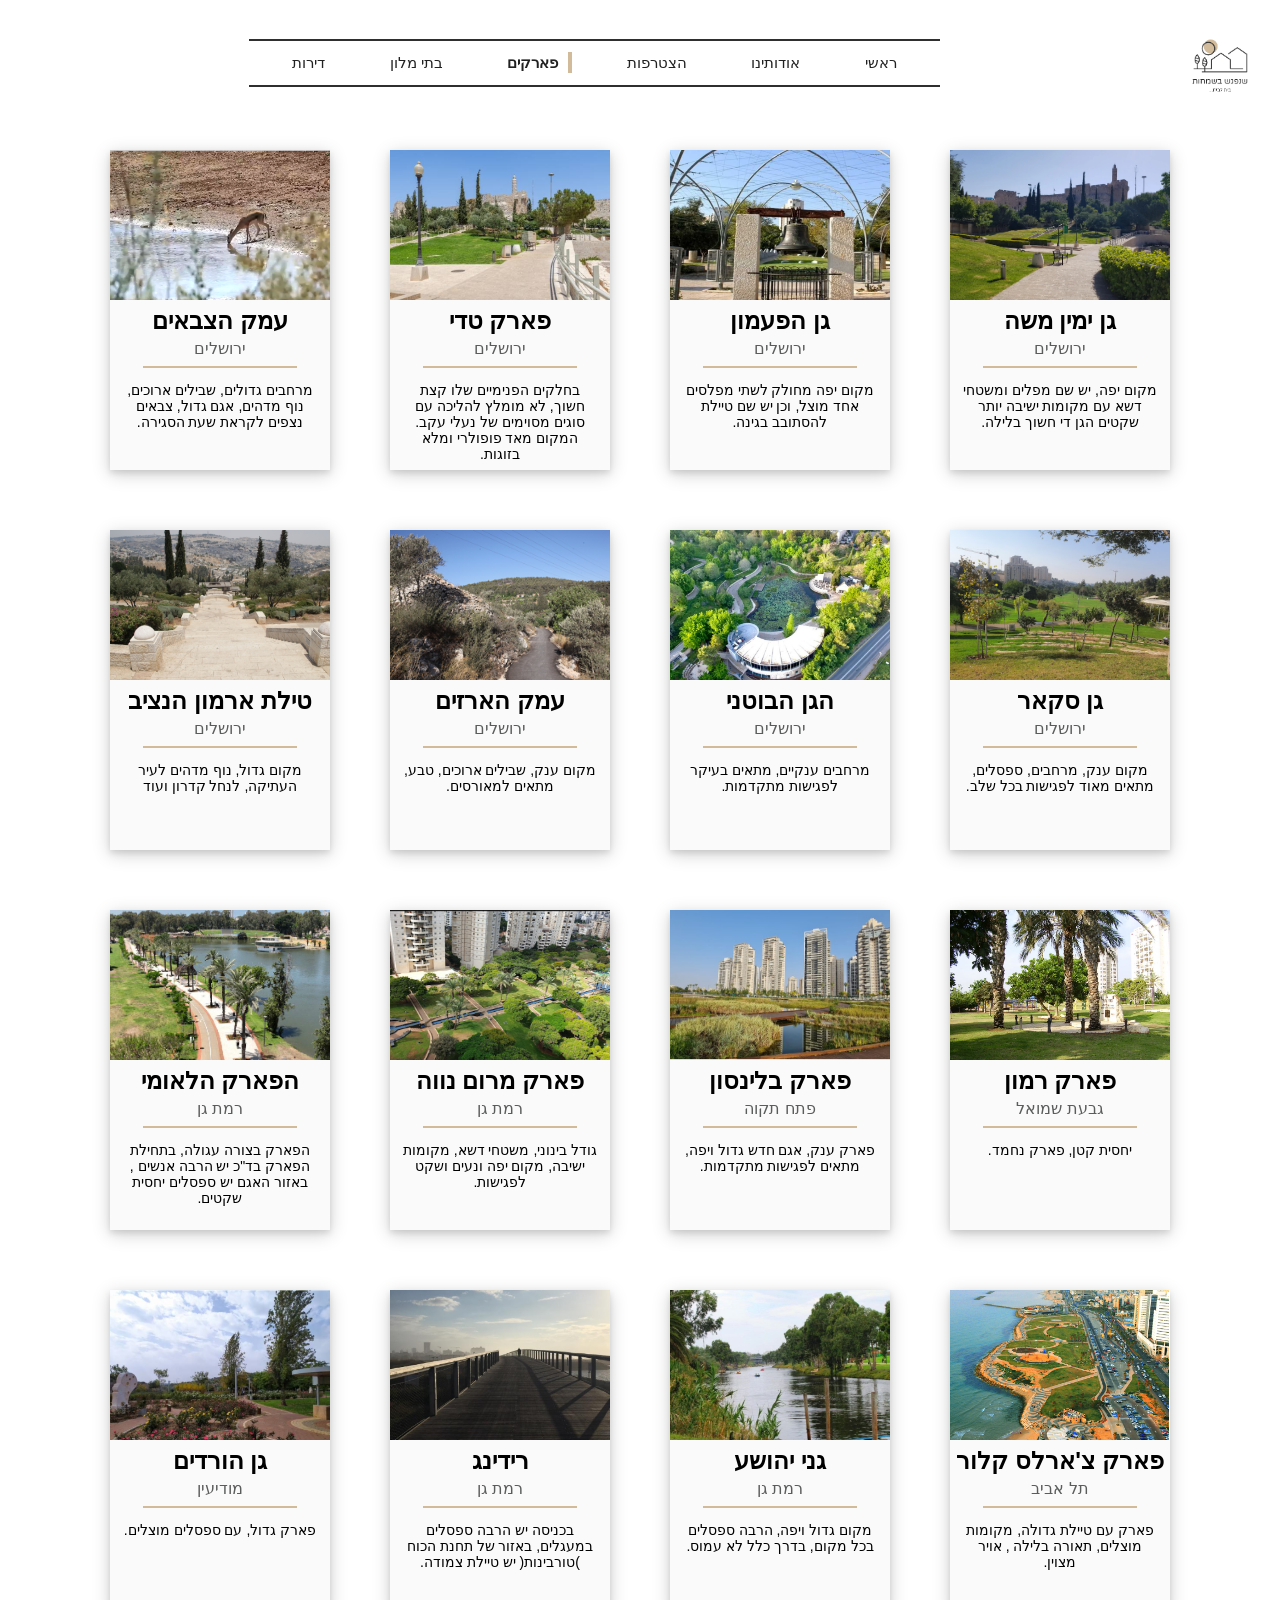
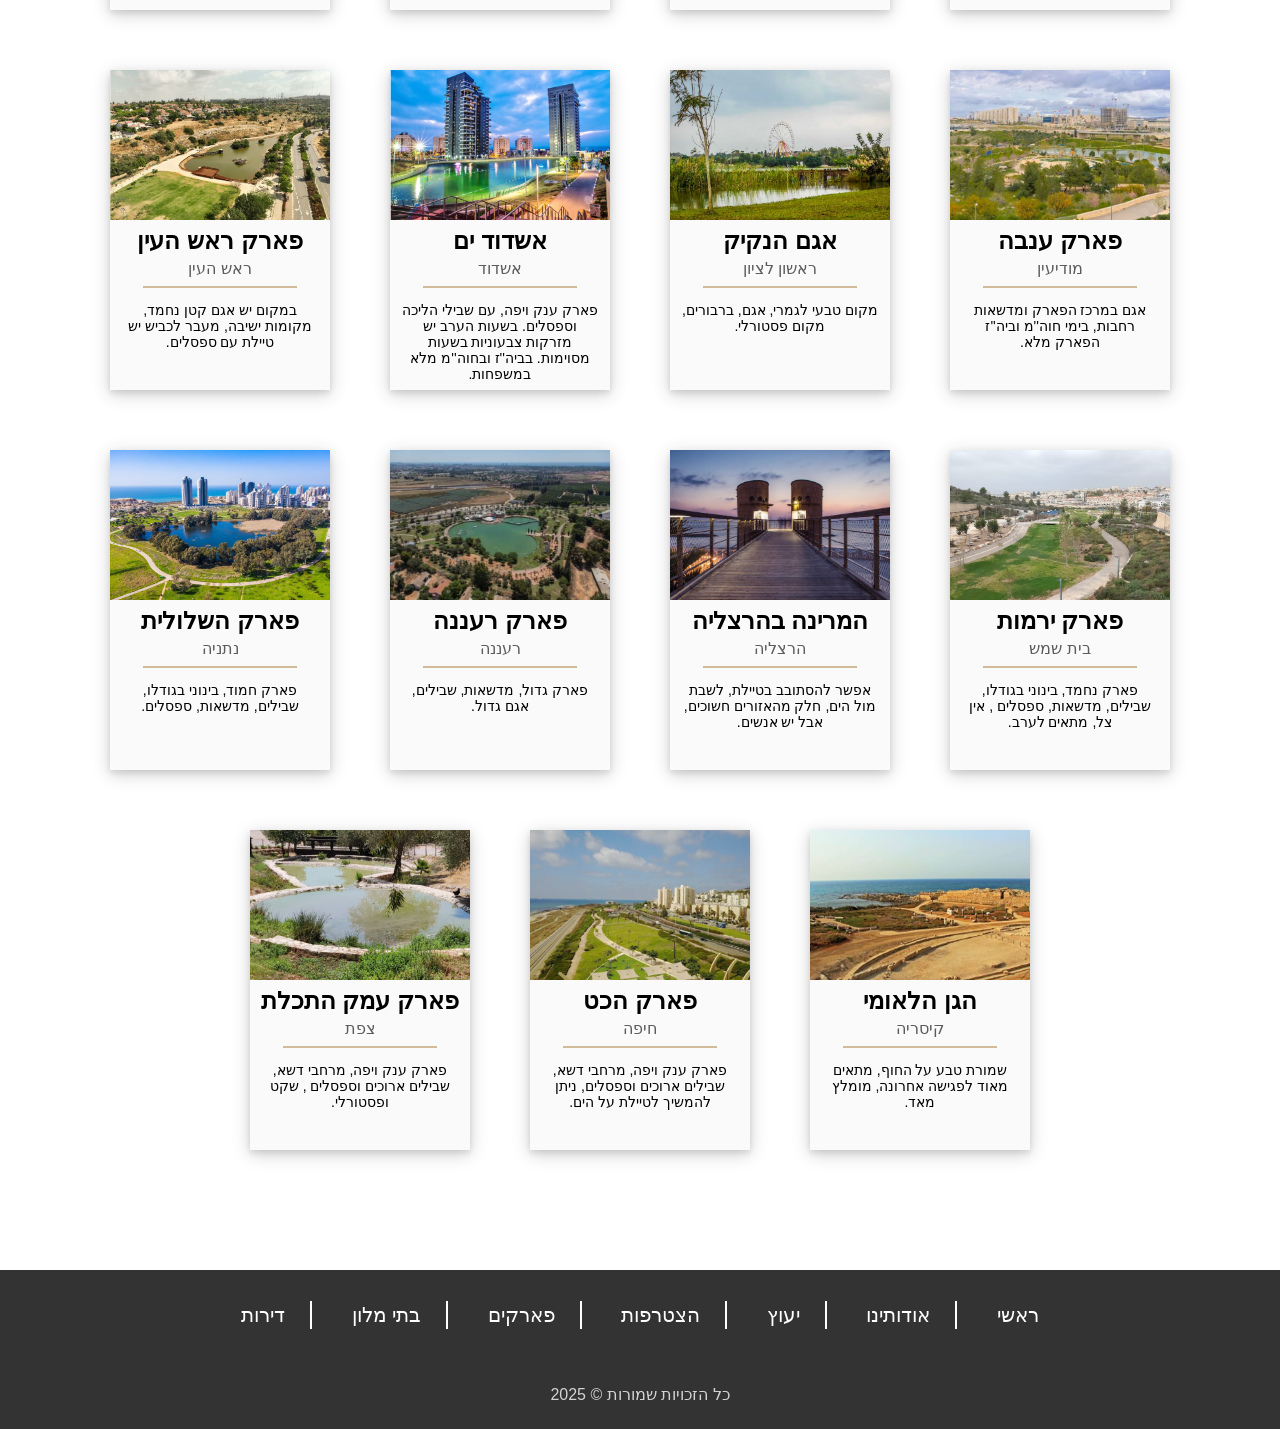
<file: pages/parks.html>
<!DOCTYPE html>
<html lang="en">
<head>
    <meta charset="UTF-8">
    <meta name="viewport" content="width=device-width, initial-scale=1.0">
    <title>parks</title>
    <link rel="icon" href="../images/icon.png" type="image/icon type">
    <link rel="stylesheet" href="https://cdnjs.cloudflare.com/ajax/libs/font-awesome/6.0.0-beta3/css/all.min.css">
    <link rel="stylesheet" href="../style.css">
</head>
<body>
    <header>
        <img src="../images/logo.png" alt="logo" id="logo">
        <div id="divOfdivTool">
            <div id="divToolBox">
            <a  href="../index.html" class="toolBoxItem" >ראשי</a>
            <a  href="../index.html#secOdot" class="toolBoxItem" id="tagOdot">אודותינו</a>
            <a  href="../index.html#secAdd" class="toolBoxItem" id="tagAdd">הצטרפות</a>
            <a  href="parks.html" class="toolBoxItem activ">פארקים</a>
            <a  href="hotels .html" class="toolBoxItem">בתי מלון</a>
            <a  href="homes.html" class="toolBoxItem">דירות</a>
            </div>
        </div>
    </header>

    <section id="secParks">
        <div class="descriptionItem">
            <div class="image-container">
                <img src="../images/yemin moshe.png" alt="Image">
            </div>
                <p class="placeName">גן ימין משה</p>
                <p class="cityName">ירושלים</p>
                <hr>
                <p class="descriptionPlaceP"> מקום יפה, 
                    יש שם מפלים ומשטחי דשא עם מקומות ישיבה יותר שקטים הגן די חשוך בלילה. 
                </p>            
        </div>

        <div class="descriptionItem">
            <div class="image-container">
                <img src="../images/gan hapamon.png" alt="Image">
            </div>
                <p class="placeName">גן הפעמון</p>
                <p class="cityName">ירושלים</p>
                <hr>
                <p class="descriptionPlaceP"> מקום יפה מחולק לשתי מפלסים אחד מוצל, וכן יש שם טיילת להסתובב
                    בגינה.                 </p>            
        </div>

        <div class="descriptionItem">
            <div class="image-container">
                <img src="../images/tedy.png" alt="Image">
            </div>
                <p class="placeName">פארק טדי</p>
                <p class="cityName">ירושלים</p>
                <hr>
                <p class="descriptionPlaceP"> בחלקים הפנימיים שלו קצת חשוך, לא מומלץ להליכה עם סוגים מסוימים של
                    נעלי עקב. המקום מאד פופולרי ומלא בזוגות.
                </p>            
        </div>

        
        <div class="descriptionItem">
            <div class="image-container">
                <img src="../images/tsvaim.png" alt="Image">
            </div>
                <p class="placeName">עמק הצבאים</p>
                <p class="cityName">ירושלים</p>
                <hr>
                <p class="descriptionPlaceP"> 
                    מרחבים גדולים, שבילים ארוכים, נוף מדהים, אגם גדול, צבאים נצפים לקראת
שעת הסגירה. 
                </p>            
        </div>

        <div class="descriptionItem">
            <div class="image-container">
                <img src="../images/sakar.png" alt="Image">
            </div>
                <p class="placeName">גן סקאר</p>
                <p class="cityName">ירושלים</p>
                <hr>
                <p class="descriptionPlaceP"> 
                    מקום ענק, מרחבים, ספסלים, מתאים מאוד לפגישות בכל שלב.
                </p>            
        </div>

        <div class="descriptionItem">
            <div class="image-container">
                <img src="../images/botani.png" alt="Image">
            </div>
                <p class="placeName">הגן הבוטני</p>
                <p class="cityName">ירושלים</p>
                <hr>
                <p class="descriptionPlaceP"> 
                    מרחבים ענקיים, מתאים בעיקר לפגישות מתקדמות. 
                
                </p>            
        </div>

        <div class="descriptionItem">
            <div class="image-container">
                <img src="../images/harazim.png" alt="Image">
            </div>
                <p class="placeName">עמק הארזים</p>
                <p class="cityName">ירושלים</p>
                <hr>
                <p class="descriptionPlaceP"> 
                    מקום ענק, שבילים ארוכים, טבע, מתאים למאורסים.
                </p>            
        </div>

        <div class="descriptionItem">
            <div class="image-container">
                <img src="../images/tayelet hantsiv.png" alt="Image">
            </div>
                <p class="placeName">טילת ארמון הנציב</p>
                <p class="cityName">ירושלים</p>
                <hr>
                <p class="descriptionPlaceP"> 
                    מקום גדול, נוף מדהים לעיר העתיקה, לנחל קדרון ועוד
                </p>            
        </div>

        
        <div class="descriptionItem">
            <div class="image-container">
                <img src="../images/ramon.png" alt="Image">
            </div>
                <p class="placeName">פארק רמון</p>
                <p class="cityName">גבעת שמואל</p>
                <hr>
                <p class="descriptionPlaceP"> 
                    יחסית קטן, פארק נחמד.
                </p>            
        </div>

        <div class="descriptionItem">
            <div class="image-container">
                <img src="../images/belinson.png" alt="Image">
            </div>
                <p class="placeName">פארק בלינסון</p>
                <p class="cityName">פתח תקוה</p>
                <hr>
                <p class="descriptionPlaceP"> 
                    פארק ענק, אגם חדש גדול ויפה, מתאים לפגישות מתקדמות.
                </p>            
        </div>

        <div class="descriptionItem">
            <div class="image-container">
                <img src="../images/marom neve.png" alt="Image">
            </div>
                <p class="placeName">פארק מרום נווה</p>
                <p class="cityName">רמת גן</p>
                <hr>
                <p class="descriptionPlaceP"> 
                    גודל בינוני, משטחי דשא, מקומות ישיבה, מקום יפה ונעים ושקט לפגישות. 
                </p>            
        </div>

        <div class="descriptionItem">
            <div class="image-container">
                <img src="../images/leumi.png" alt="Image">
            </div>
                <p class="placeName">הפארק הלאומי</p>
                <p class="cityName">רמת גן</p>
                <hr>
                <p class="descriptionPlaceP"> 
                    הפארק בצורה עגולה, בתחילת הפארק בד"כ יש הרבה אנשים , באזור האגם יש ספסלים יחסית שקטים.
                </p>            
        </div>

        <div class="descriptionItem">
            <div class="image-container">
                <img src="../images/tsarleles klor.png" alt="Image">
            </div>
                <p class="placeName">פארק צ'ארלס קלור</p>
                <p class="cityName">תל אביב</p>
                <hr>
                <p class="descriptionPlaceP"> 
                     פארק עם טיילת גדולה, מקומות מוצלים, תאורה בלילה , אויר מצוין.   
                             </p>            
        </div>

        <div class="descriptionItem">
            <div class="image-container">
                <img src="../images/ganey yeoshua.png" alt="Image">
            </div>
                <p class="placeName">גני יהושע</p>
                <p class="cityName">רמת גן</p>
                <hr>
                <p class="descriptionPlaceP"> 
                    מקום גדול ויפה, הרבה ספסלים בכל מקום, בדרך כלל לא עמוס. 
                 </p>            
        </div>

        <div class="descriptionItem">
            <div class="image-container">
                <img src="../images/riding.png" alt="Image">
            </div>
                <p class="placeName">רידינג</p>
                <p class="cityName">רמת גן</p>
                <hr>
                <p class="descriptionPlaceP"> 
                    בכניסה יש הרבה ספסלים במעגלים, באזור של תחנת הכוח )טורבינות( יש
                    טיילת צמודה.
                </p>
        </div>

        <div class="descriptionItem">
            <div class="image-container">
                <img src="../images/gan havradim.png" alt="Image">
            </div>
                <p class="placeName">גן הורדים</p>
                <p class="cityName">מודיעין</p>
                <hr>
                <p class="descriptionPlaceP"> 
                    פארק גדול, עם ספסלים מוצלים.                  </p>            
        </div>

        <div class="descriptionItem">
            <div class="image-container">
                <img src="../images/aneba.png" alt="Image">
            </div>
                <p class="placeName">פארק ענבה</p>
                <p class="cityName">מודיעין</p>
                <hr>
                <p class="descriptionPlaceP"> 
                    אגם במרכז הפארק ומדשאות רחבות, בימי חוה''מ וביה''ז הפארק מלא.                 </p>            
        </div>

        <div class="descriptionItem">
            <div class="image-container">
                <img src="../images/agam hankik.png" alt="Image">
            </div>
                <p class="placeName">אגם הנקיק</p>
                <p class="cityName">ראשון לציון</p>
                <hr>
                <p class="descriptionPlaceP"> 
                    מקום טבעי לגמרי, אגם, ברבורים, מקום פסטורלי.
                </p>
        </div>

        <div class="descriptionItem">
            <div class="image-container">
                <img src="../images/ashdod yam.png" alt="Image">
            </div>
                <p class="placeName">אשדוד ים</p>
                <p class="cityName">אשדוד</p>
                <hr>
                <p class="descriptionPlaceP"> 
                    פארק ענק ויפה, עם שבילי הליכה וספסלים. בשעות הערב יש מזרקות צבעוניות
                    בשעות מסוימות. בביה''ז ובחוה''מ מלא במשפחות.
                </p>
        </div>

        <div class="descriptionItem">
            <div class="image-container">
                <img src="../images/rosh aayin.png" alt="Image">
            </div>
                <p class="placeName">פארק ראש העין</p>
                <p class="cityName">ראש העין</p>
                <hr>
                <p class="descriptionPlaceP"> 
                    במקום יש אגם קטן נחמד, מקומות ישיבה, מעבר לכביש יש טיילת עם ספסלים.
                </p>
        </div>
        
        <div class="descriptionItem">
            <div class="image-container">
                <img src="../images/yarmot.png" alt="Image">
            </div>
                <p class="placeName">פארק ירמות</p>
                <p class="cityName">בית שמש</p>
                <hr>
                <p class="descriptionPlaceP"> 
                    פארק נחמד, בינוני בגודלו, שבילים, מדשאות, ספסלים , אין צל, מתאים לערב.
                </p>
        </div>

        <div class="descriptionItem">
            <div class="image-container">
                <img src="../images/hrtselia.png" alt="Image">
            </div>
                <p class="placeName">המרינה בהרצליה</p>
                <p class="cityName">הרצליה</p>
                <hr>
                <p class="descriptionPlaceP"> 
                    אפשר להסתובב בטיילת, לשבת מול הים, חלק מהאזורים חשוכים, אבל יש
אנשים.
                </p>
        </div>

        <div class="descriptionItem">
            <div class="image-container">
                <img src="../images/ranana.png" alt="Image">
            </div>
                <p class="placeName">פארק רעננה</p>
                <p class="cityName">רעננה</p>
                <hr>
                <p class="descriptionPlaceP"> 
                    פארק גדול, מדשאות, שבילים, אגם גדול.
                </p>            
        </div>

        <div class="descriptionItem">
            <div class="image-container">
                <img src="../images/shlulit.png" alt="Image">
            </div>
                <p class="placeName">פארק השלולית</p>
                <p class="cityName">נתניה</p>
                <hr>
                <p class="descriptionPlaceP"> 
                    פארק חמוד, בינוני בגודלו, שבילים, מדשאות, ספסלים.
                </p>            
        </div>

        <div class="descriptionItem">
            <div class="image-container">
                <img src="../images/keisaria.png" alt="Image">
            </div>
                <p class="placeName">הגן הלאומי</p>
                <p class="cityName">קיסריה</p>
                <hr>
                <p class="descriptionPlaceP"> 
                    שמורת טבע על החוף, מתאים מאוד לפגישה אחרונה, מומלץ מאד.
                </p>            
        </div>

        <div class="descriptionItem">
            <div class="image-container">
                <img src="../images/hecht.png" alt="Image">
            </div>
                <p class="placeName">פארק הכט</p>
                <p class="cityName">חיפה</p>
                <hr>
                <p class="descriptionPlaceP"> 
                    פארק ענק ויפה, מרחבי דשא, שבילים ארוכים וספסלים, ניתן להמשיך לטיילת
                    על הים.                </p>            
        </div>

        <div class="descriptionItem">
            <div class="image-container">
                <img src="../images/emek atchlelet.png" alt="Image">
            </div>
                <p class="placeName">פארק עמק התכלת</p>
                <p class="cityName">צפת</p>
                <hr>
                <p class="descriptionPlaceP"> 
                    פארק ענק ויפה, מרחבי דשא, שבילים ארוכים וספסלים , שקט ופסטורלי.                </p>            
        </div>

    </section>

    <div id="buttonUp">
        <a href="#secParks"><i id="iconChets" class="fas fa-arrow-up"></i></a>
    </div>
        <footer>
            <div id="footerLinksDiv">
                <a  href="../index.html" class="footerLink"  id="firstFooterLink">ראשי</a>
                <a  href="../index.html#secOdot" class="footerLink" >אודותינו</a>
                <a  href="../index.html#secYeuts" class="footerLink" >יעוץ</a>
                <a  href="../index.html#secAdd" class="footerLink" >הצטרפות</a>
                <a  href="parks.html" class="footerLink">פארקים</a>
                <a  href="hotels .html" class="footerLink">בתי מלון</a>
                <a  href="homes.html" class="footerLink">דירות</a>
            </div>
            <div id="DivFooterCaption">
                כל הזכויות שמורות © 2025
            </div>
       </footer>
       <script src="../index.js"></script>
</body>
</html>
</file>
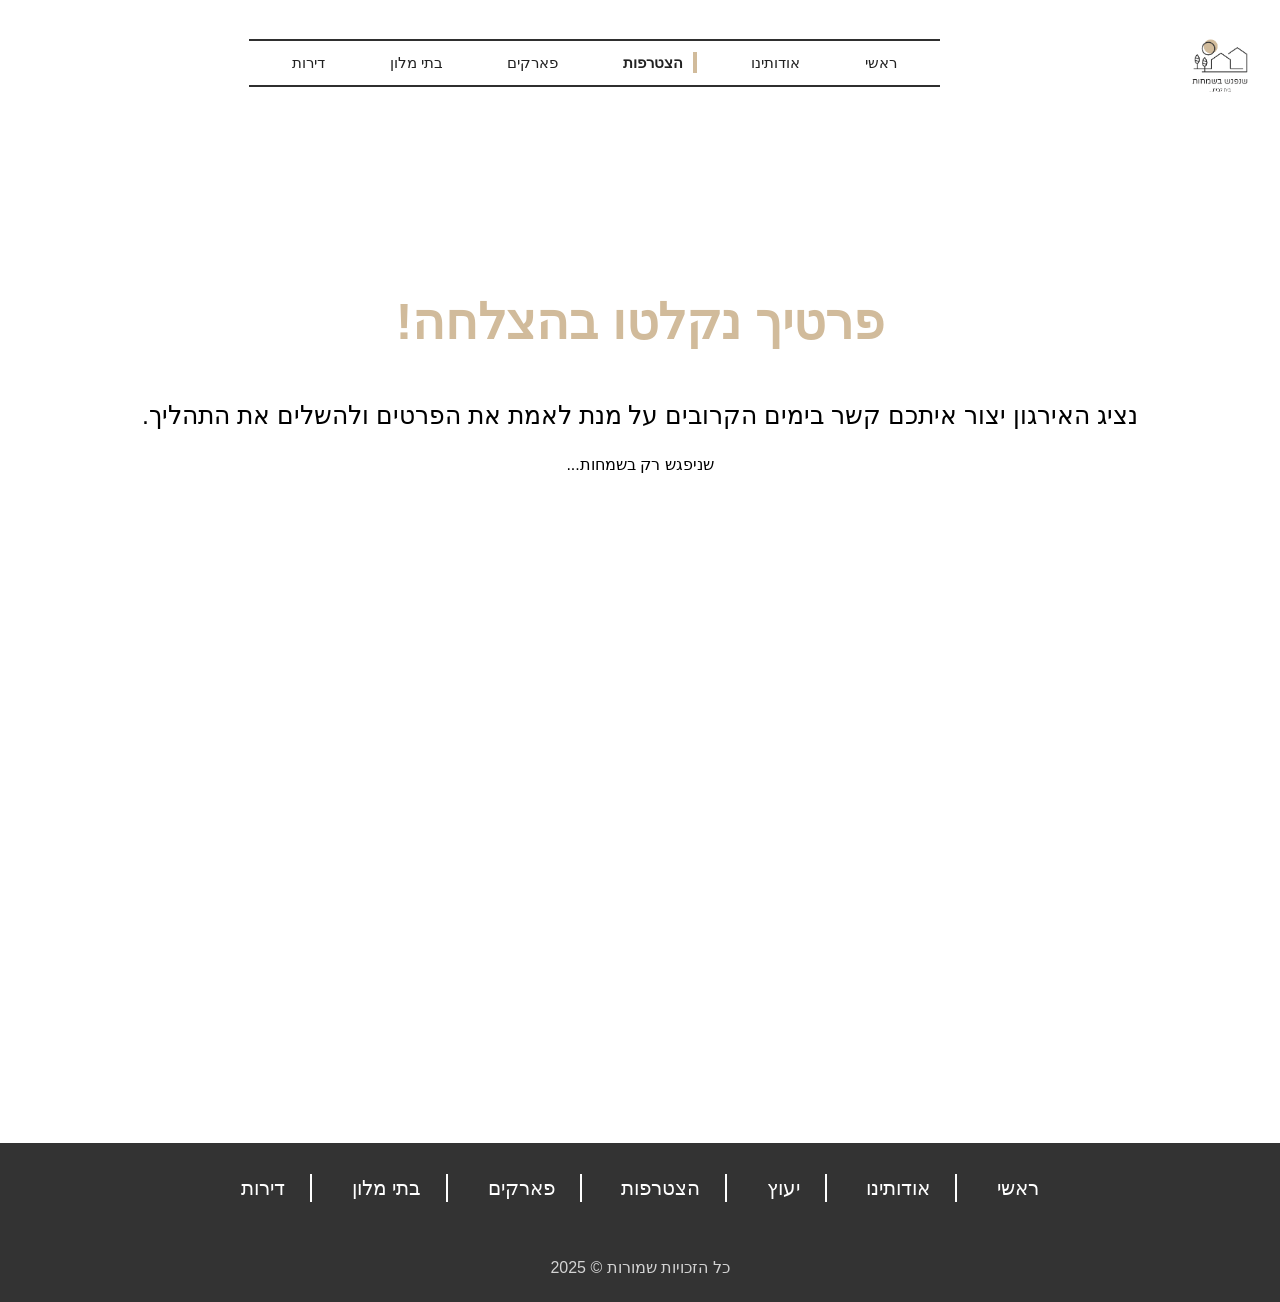
<file: pages/tankYou.html>
<!DOCTYPE html>
<html lang="en">
<head>
    <meta charset="UTF-8">
    <meta name="viewport" content="width=device-width, initial-scale=1.0">
    <title>Joining completed</title>
    <link rel="icon" href="../images/icon.png" type="image/icon type">
    <link rel="stylesheet" href="../style.css">
</head>
<body>
    <header>
        <img src="../images/logo.png" alt="logo" id="logo">
        <div id="divOfdivTool">
            <div id="divToolBox">
            <a  href="../index.html" class="toolBoxItem" >ראשי</a>
            <a  href="../index.html#secOdot" class="toolBoxItem" id="tagOdot">אודותינו</a>
            <a  href="../index.html#secAdd" class="toolBoxItem activ">הצטרפות</a>
            <a  href="parks.html" class="toolBoxItem">פארקים</a>
            <a  href="hotels .html" class="toolBoxItem">בתי מלון</a>
            <a  href="homes.html" class="toolBoxItem">דירות</a>
            </div>
        </div>
    </header>

    <section id="tankYouSection">
        <p id="tankYouTextTitle">פרטיך נקלטו בהצלחה!</p>
        <p id="tankYouTextContent">נציג האירגון יצור איתכם קשר בימים הקרובים על מנת לאמת את הפרטים ולהשלים את התהליך. </p>
        <p id="tankYouTextEnd">שניפגש רק בשמחות...</p>
    </section>
        <footer>
            <div id="footerLinksDiv">
                <a  href="../index.html" class="footerLink"  id="firstFooterLink">ראשי</a>
                <a  href="../index.html#secOdot" class="footerLink" >אודותינו</a>
                <a  href="../index.html#secYeuts" class="footerLink" >יעוץ</a>
                <a  href="../index.html#secAdd" class="footerLink" >הצטרפות</a>
                <a  href="parks.html" class="footerLink">פארקים</a>
                <a  href="hotels .html" class="footerLink">בתי מלון</a>
                <a  href="homes.html" class="footerLink">דירות</a>
            </div>
            <div id="DivFooterCaption">
                כל הזכויות שמורות © 2025
            </div>
       </footer>
   </header> 
</body>
</html>
</file>
<file: style.css>
* {
    scroll-behavior: smooth;
}

body {
    direction: rtl;
    font-family: sans-serif;
    text-align: center;
    margin: 0;
}


header {
    display: flex;
    position: fixed;
    z-index: 2;
    padding: 2vh;
    padding-right: 0px;
    align-items: center;
    justify-content: flex-start;
    height: 90px;
    width: 100%;

    background-color: rgb(255, 255, 255);

}

section {
    padding-top: 27vh;
}

#secPic {
    padding-top: 0px;
}

#helper {
    max-width: 23vw;
    margin: auto;
}



#logo {
    height: 80%;
    margin: 6px 29px 0vw 0vw;
}

#divOfdivTool {
    display: flex;
    align-items: center;
    justify-content: center;
    height: 100px;
    width: 100%;

}

#divToolBox {
    background-color: white;
    border: rgb(47, 47, 47) solid 2px;
    border-left-width: 0px;
    border-right-width: 0px;
    padding: 13px;

}

.toolBoxItem {
    font-size: 15px;
    text-decoration: unset;
    color: rgb(33, 33, 33);
    margin: 0vh 20px;
    padding: 2px 10px;
}

.toolBoxItem:hover {
    color: rgb(124, 124, 124);
}

.activ {
    border-right: 4px solid rgb(209, 187, 155);
    font-weight: bold;
}




#instanImg {
    background-color: rgb(51, 51, 51);
    height: 80vh;
}

#bacImage {
    height: 560px;
    width: 100%;
    object-fit: cover;
}

#replaceDiv {
    position: relative;
    top: -10px;
    height: 10px;
    background-color: rgb(255, 255, 255);
    animation-name: changeWidth;
    animation-iteration-count: infinite;
    animation-duration: 4s;

}

@keyframes changeWidth {
    0% {
        width: 0%;
    }

    100% {
        width: 100%;
    }

}

.divsInformation {
    background-color: rgb(250, 250, 250);
    display: flex;
    width: 90%;
    flex-direction: column;
    margin: 0vh auto 0vh auto;
    box-shadow: 0 3px 6px 0 rgba(0, 0, 0, 0.1), 0 4px 17px 0 rgba(0, 0, 0, 0.19);
    line-height: 25px;
}

.titleInformation {
    background-color: rgb(209, 187, 155);
    text-align: center;
    padding: 2vh 4vw;
    font-size: 30px;
    margin: 0vh 10vw 20px 10vw;
    width: 120px;
}

.contentInformation {

    margin-top: -30px;
    padding: 40px 20px;
    font-size: 20px;
}

.helpers {
    height: 27vh;
}

#yeutzTitle {
    margin: auto auto 20px auto;
}

#divOfCounselors {
    display: flex;
    flex-wrap: wrap;
    justify-content: center;
    margin-bottom: 50px;
}

.oneCounselor {
    background-color: white;
    width: 200px;
    height: 180px;
    margin: 30px;
}

.counselorName {
    padding: 10px;
    border-bottom: 2px solid rgb(209, 187, 155);
    margin: 5px 20px;
    font-weight: bold;
    font-size: 20px;
}

.counslorDeatails {
    font-weight: 100;
    font-size: 15px;
}


#divAdd {
    margin-bottom: 100px;
    text-align: right;
}

#divOfDivAdd {
    display: flex;
    justify-content: flex-end;
}

#divForm {
    display: flex;
    margin-top: 20px;
    padding: 15px;
    margin-left: 20px;

}

#allForm {
    display: flex;
    flex-direction: column;
    align-items: center;
}

#ok {
    background-color: rgb(209, 187, 155);
    border: none;
    border-radius: 8px;
    padding: 7px 30px;
    height: auto;
    margin-top: 20px;

}

#ok:hover {
    opacity: 0.8;
}

input[type="radio"] {
    accent-color: rgb(40, 40, 40);
}

input[type="text"],
input[type="tel"],
input[type="email"] {
    margin: 2px;
    padding: 10px;

}




#myTextarea {
    border: rgb(47, 47, 47) solid 2px;
    padding: 10px;
    resize: vertical;
    height: 62px;
    border-width: 0.1px;
    width: 300px;

}

.formDeatails {
    padding-left: 4vw;

    padding-right: 4vw;
}

#formDet1,
#formDet2 {
    border-left: 2px solid rgb(209, 187, 155);
}

#textOfAdd {
    text-align: center;
}

@media only screen and (max-width: 1000px) {
    #divForm {
        flex-direction: column;
        align-items: center;
        justify-content: center;
    }

    #formDet1,
    #formDet2 {
        border-left: none;
        padding-bottom: 20px;
        margin-bottom: 20px;
    }

}


#footerLinksDiv {
    padding: 25px;
    line-height: 2;
    background-color: rgb(51, 51, 51);
}


#DivFooterCaption {
    padding: 25px;
    background-color: rgb(51, 51, 51);
    color: rgb(211, 211, 211);

}

.footerLink {
    font-size: 20px;
    padding: 3px 25px;
    margin: 5px;
    color: white;
    text-decoration: unset;
    border-right: 2px solid rgb(255, 255, 255);

}

.footerLink:hover {
    color: rgb(211, 211, 211);
}

#firstFooterLink {
    border: none;
}

/*עמוד סיום תהליך הצטרפות*/

#tankYouTextTitle {
    font-size: 50px;
    color: rgb(209, 187, 155);
    font-weight: bold;
}

#tankYouTextContent {
    font-size: 25px;
}

#tankYouSection {
    min-height: 100vh;
    margin: 0px 30px 0px 30px;
}

table {
    margin: auto;
    border-collapse: collapse;
    width: 80%;
    border: 1px solid #ddd;
    font-size: 18px;
    margin-bottom: 10px;
}

tr {
    border-bottom: 1px solid #ddd;
    padding: 10px;
}

td {
    text-align: right;
    font-size: 14px;
    padding: 20px 10px;
}

tr:hover {
    background-color: #f1f1f1;
}

th {
    text-align: right;
    color: rgb(209, 187, 155);
    padding: 20px 10px;
}

#headerTable {
    background-color: #f1f1f1;

}

#buttonUp {
    margin: 20px auto;
    position: sticky;
    bottom: 10px;
    display: flex;
    opacity: 0;
    justify-content: center;
    align-items: center;
    border-radius: 50%;
    height: 50px;
    width: 50px;
    background-color: rgb(209, 187, 155);
    color: black;
    transition: opacity 0.3s ease, top 0.3s ease;
}

#iconChets {
    color: black;
    font-size: 25px;
    transition: font-size 0.1s ease-in;
}


#iconChets:hover {
    font-size: 30px;
}

#divOfHotels {
    display: flex;
    flex-wrap: wrap;
    justify-content: center;
    padding-top: 120px;
}

.descriptionItem {
    background-color: rgb(250, 250, 250);
    height: 320px;
    width: 220px;
    margin: 30px;
    box-shadow: 0 3px 6px 0 rgba(0, 0, 0, 0.1), 0 4px 17px 0 rgba(0, 0, 0, 0.19);
}

.image-container {
    width: 220px;
    height: 150px;
    overflow: hidden;
    position: relative;
}

.image-container img {
    object-fit: cover;
    width: 100%;
    height: 100%;
    transition: transform 0.3s ease;
}

.image-container:hover img {
    transform: scale(1.25);
}

.placeName {
    margin-top: 7px;
    font-size: 24px;
    font-weight: bold;
}

.cityName {
    margin: -20px 0px 5px 0px;
    color: rgb(91, 92, 92);
}

.descriptionPlaceP {
    padding: 0px 11px;
    font-size: 14px;
}

hr {
    background-color: rgb(209, 187, 155);
    width: 70%;
    height: 2px;
    border: none;
}



#secParks {
    display: flex;
    flex-wrap: wrap;
    justify-content: center;
    padding-top: 120px;
}

@media only screen and (max-width: 870px) {
    #divToolBox {
        padding-left: 0px;
        width: 120px;
        display: flex;
        flex-direction: column;
        align-items: flex-end;
        border: none;
        border-left: rgb(47, 47, 47) solid 2px;
    }

    #divOfdivTool {
        justify-content: flex-end;
        margin-left: 60px;
    }

    header {
        height: 170px;
        justify-content: space-around;
    }

    .activ {
        border-right: none;
        border-left: 4px solid rgb(209, 187, 155);
    }

    section {
        padding-top: 220px;
    }

    #divOfHotels {
        padding-top: 220px;
    }

    #secParks {
        padding-top: 220px;
    }
}

.pQwes {
    font-weight: bold;
}

#textodot {
    padding: 30px 30px;
}
</file>
